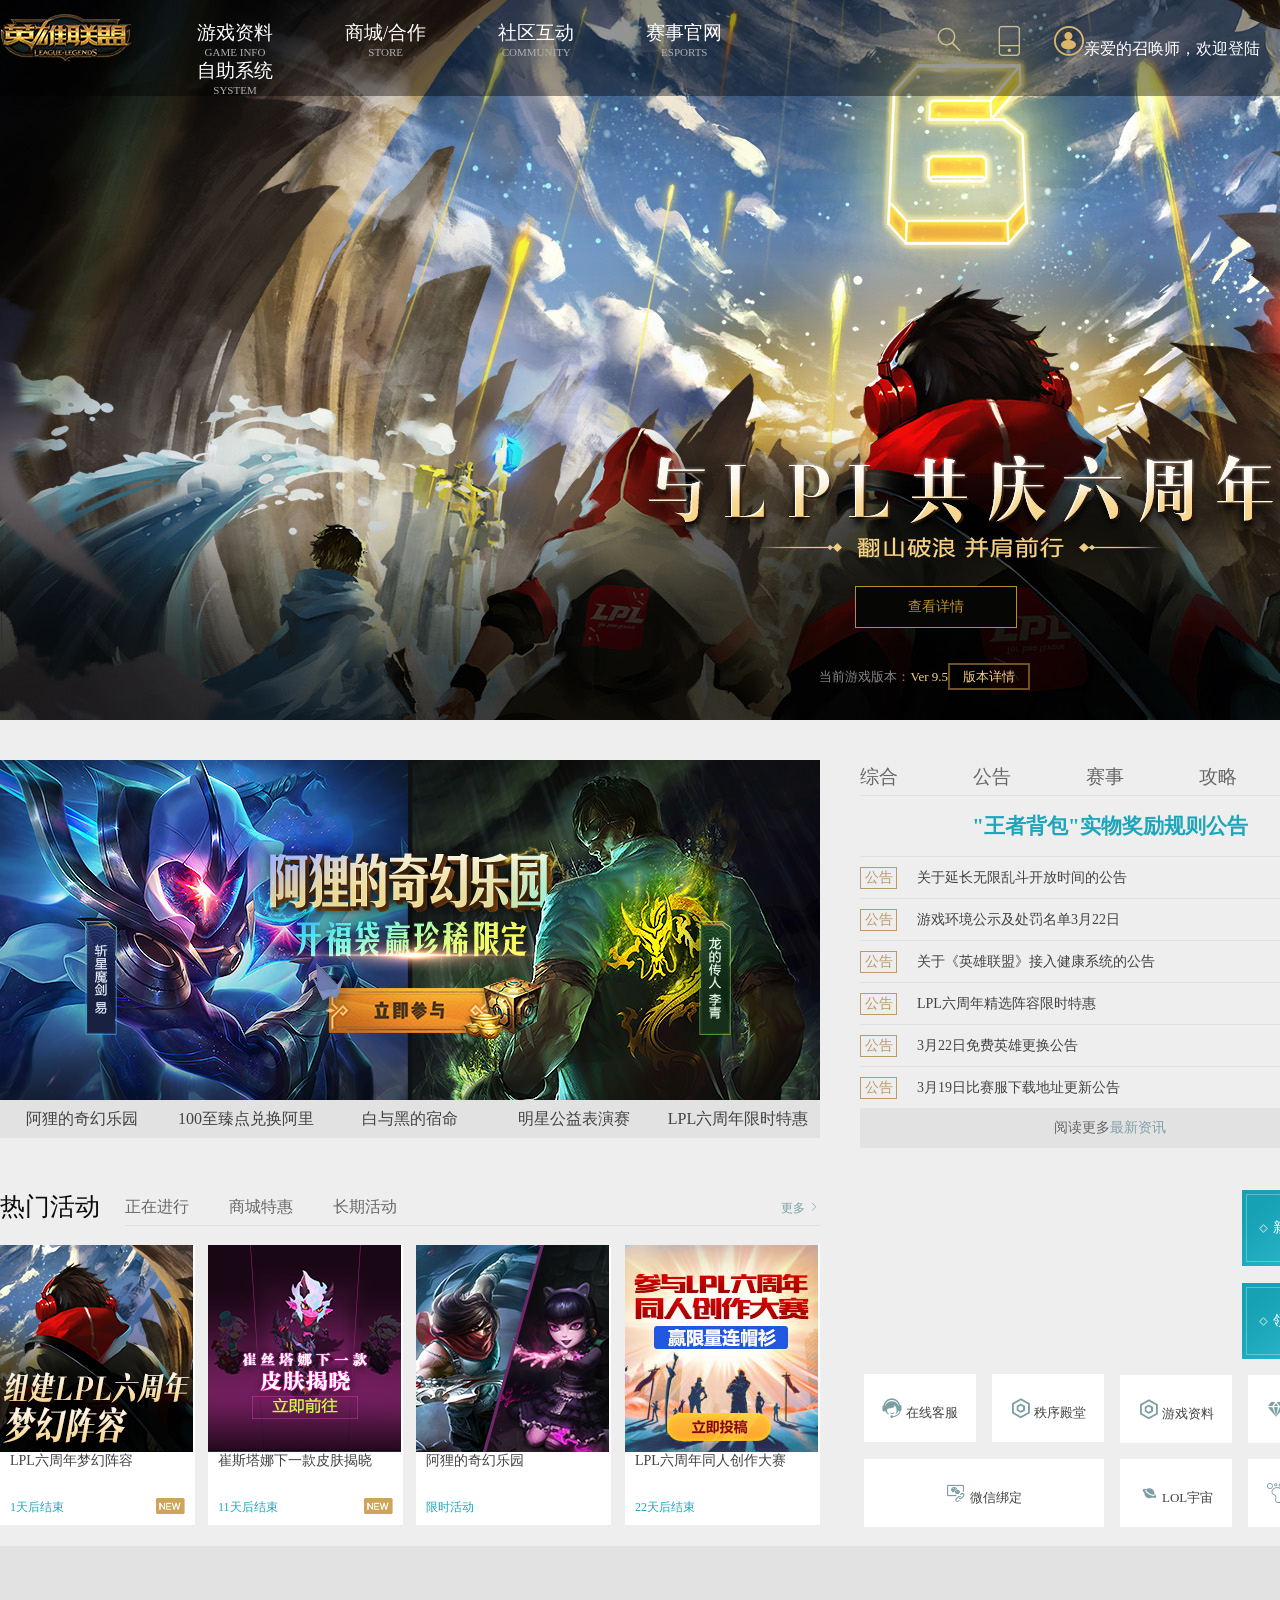
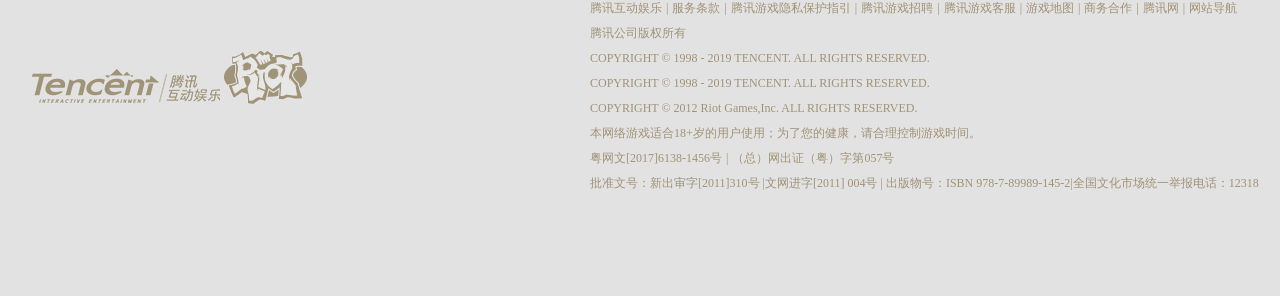
<file: LOL/index.html>
<!DOCTYPE html>
<html lang="en">
<head>
	<meta charset="UTF-8">
	<title>英雄联盟全新官方网站-腾讯游戏</title>
	<meta name="Decription" content="英雄联盟官方网站，海量风格各异的英雄，丰富、便捷的物品合成系统，游戏内置的匹配、排行和竞技系统，独创的“召唤师”系统及技能、符文、天赋等系统组合，必将带你进入一个崭新而又丰富多彩的游戏世界。">
	<meta name="Keywords" content="英雄联盟,lol,lol新手礼包,lol攻略,lol视频,lol视频攻略,英雄资料,英雄联盟战争学院,明星解说视频,101战争学院,英雄,攻略,WCG,点亮图标,赛事">
	<link rel="shortcut icon" href="favicon.ico" type="images/x-icon">
	<link rel="stylesheet" href="style.css">
</head>
<body>
	<div class="header">
       <div class="nav">
          <a href="" class="nav-l"><img src="images/logo.png" alt=""></a>
          <div class="nav-c clearfix">
             <ul>
             	<li>
                   <a href="">游戏资料<p>GAME INFO</p></a>                 
             	</li>
             	<li>
                   <a href="">商城/合作<p>STORE</p></a>
             	</li>
             	<li>
                   <a href="">社区互动<p>COMMUNITY</p></a>
             	</li>
             	<li>
                   <a href="">赛事官网<p>ESPORTS</p></a>
             	</li>
             	<li>
                   <a href="">自助系统<p>SYSTEM</p></a>
             	</li>
             </ul>
          </div>
          <div class="nav-r">
             <div class="search"><a href=""><i></i></a></div>
             <div class="tel"><a href=""><i></i></a></div>
             <div class="user"><a href=""><i></i></a><span>亲爱的召唤师，欢迎登陆</span></div>
          </div> 
       </div>
       <div class="more"><a href="" class="check">查看详情</a></div>
       <div class="detail">当前游戏版本：<span>Ver 9.5</span><a href="">版本详情</a></div>
	</div>


	<!-- 头部制作完成 -->


	<!-- 轮播图部分开始 -->


	<div class="slidebar container clearfix">
       <div class="slidebar-l">
          <div class="slidetop"><img src="images/slidebar.jpg" alt=""></div>
          <div class="slidedown">
             <ul class="clearfix">
             	 <li>阿狸的奇幻乐园</li>
             	 <li>100至臻点兑换阿里</li>
             	 <li>白与黑的宿命</li>
             	 <li>明星公益表演赛</li>
             	 <li>LPL六周年限时特惠</li>
             </ul>
          </div>
       </div>
       <div class="slidebar-r">
          <div class="notice">             
            <ul>
              <li>综合</li>
              <li>公告</li>
              <li>赛事</li>
              <li>攻略</li>
              <li>社区</li>
            </ul>             
          </div>
          <div class="bagge">
             <dl>
               <dt>"王者背包"实物奖励规则公告</dt>
               <dd><span>公告</span>关于延长无限乱斗开放时间的公告<i>03-05</i></dd>
               <dd><span>公告</span>游戏环境公示及处罚名单3月22日<i>03-05</i></dd>
               <dd><span>公告</span>关于《英雄联盟》接入健康系统的公告<i>03-05</i></dd>
               <dd><span>公告</span>LPL六周年精选阵容限时特惠<i>03-05</i></dd>
               <dd><span>公告</span>3月22日免费英雄更换公告<i>03-05</i></dd>
               <dd><span>公告</span>3月19日比赛服下载地址更新公告<i>03-05</i></dd>
             </dl>
          </div>
          <div class="more">
             <a href="">阅读更多<span>最新资讯</span></a>
          </div>
	    </div>
  </div>

  <!-- 轮播结束 -->



	<div class="action container clearfix">
     <div class="action-l">
        <div class="hot">
           <span>热门活动</span>
           <ul>
             <li>正在进行</li>
             <li>商城特惠</li>
             <li>长期活动</li>
             <a href="">更多 <i></i></a >
           </ul>
        </div>
        <div class="team">
           <a href="" class="dream">
              <img src="images/dream1.jpg" alt="">
              <p>LPL六周年梦幻阵容</p>
              <section><span>1天后结束</span><i></i></section>               
           </a>
           <a href="" class="dream">
              <img src="images/dream2.jpg" alt=""> 
              <p>崔斯塔娜下一款皮肤揭晓</p>
              <section><span>11天后结束</span><i></i></section>
           </a>
           <a href="" class="dream">
              <img src="images/dream3.jpg" alt="">
              <p>阿狸的奇幻乐园</p>
              <section><span>限时活动</span></section>
           </a>
           <a href="" class="dream">
              <img src="images/dream4.jpg" alt="">
              <p>LPL六周年同人创作大赛</p>
              <section><span>22天后结束</span></section>
           </a>
        </div>
     </div>
     <div class="action-r">
       <div class="download">
          <div class="download-l">
             <video src="images/btn-download.mp4" autoplay loop></video>
          </div>
          <div class="download-r">新手必备</div>
          <div class="download-r lingqu">领取中心</div>
       </div>
       <ul>
         <li><i></i> 在线客服</li>
         <li><i></i> 秩序殿堂</li>
         <li><i></i> 游戏资料</li>
         <li class="special"><i></i> 峡谷之巅</li>
         <li class="chang"><i></i> 微信绑定</li>
         <li><i></i> LOL宇宙</li>
         <li class="special"><i></i> 玩家社区</li>
       </ul>
     </div>
  </div>
	<div class="footer">
     <div class="footer-c container">
        <div class="footer-l">
           <div class="tencent">
              <a href="" class="contact" title="腾讯娱乐"></a>
              <a href="" class="riot" title="RIOT"></a>
           </div>
        </div>
        <div class="footer-r">
           <ul>
             <li>
                <a href="" class="footerfont">腾讯互动娱乐</a>
                <span class="footerfont">|</span>
                <a href="" class="footerfont">服务条款</a>
                <span class="footerfont">|</span>
                <a href="" class="footerfont">腾讯游戏隐私保护指引</a>
                <span class="footerfont">|</span>
                <a href="" class="footerfont">腾讯游戏招聘</a>
                <span class="footerfont">|</span>
                <a href="" class="footerfont">腾讯游戏客服</a>
                <span class="footerfont">|</span>
                <a href="" class="footerfont">游戏地图</a>
                <span class="footerfont">|</span>
                <a href="" class="footerfont">商务合作</a>
                <span class="footerfont">|</span>
                <a href="" class="footerfont">腾讯网</a>
                <span class="footerfont">|</span>
                <a href="" class="footerfont">网站导航</a>
             </li>
             <li><a href="" class="footerfont">腾讯公司版权所有</a></li>
             <li  class="footerfont">
                <p>COPYRIGHT © 1998 - 2019 TENCENT. ALL RIGHTS RESERVED.</p>COPYRIGHT © 1998 - 2019 TENCENT. ALL RIGHTS RESERVED.
                <p >COPYRIGHT © 2012 Riot Games,Inc. ALL RIGHTS RESERVED.</p>
             </li>
             <li class="footerfont">本网络游戏适合18+岁的用户使用；为了您的健康，请合理控制游戏时间。</li>
             <li>
                <a href=""  class="footerfont">粤网文[2017]6138-1456号</a>
                <span  class="footerfont">|</span>
                <a href=""  class="footerfont">（总）网出证（粤）字第057号</a>
             </li>
             <li class="footerfont">批准文号：新出审字[2011]310号 |文网进字[2011] 004号 | 出版物号：ISBN 978-7-89989-145-2|全国文化市场统一举报电话：12318</li>
           </ul>
        </div>
     </div>
  </div>
</body>
</html>
</file>
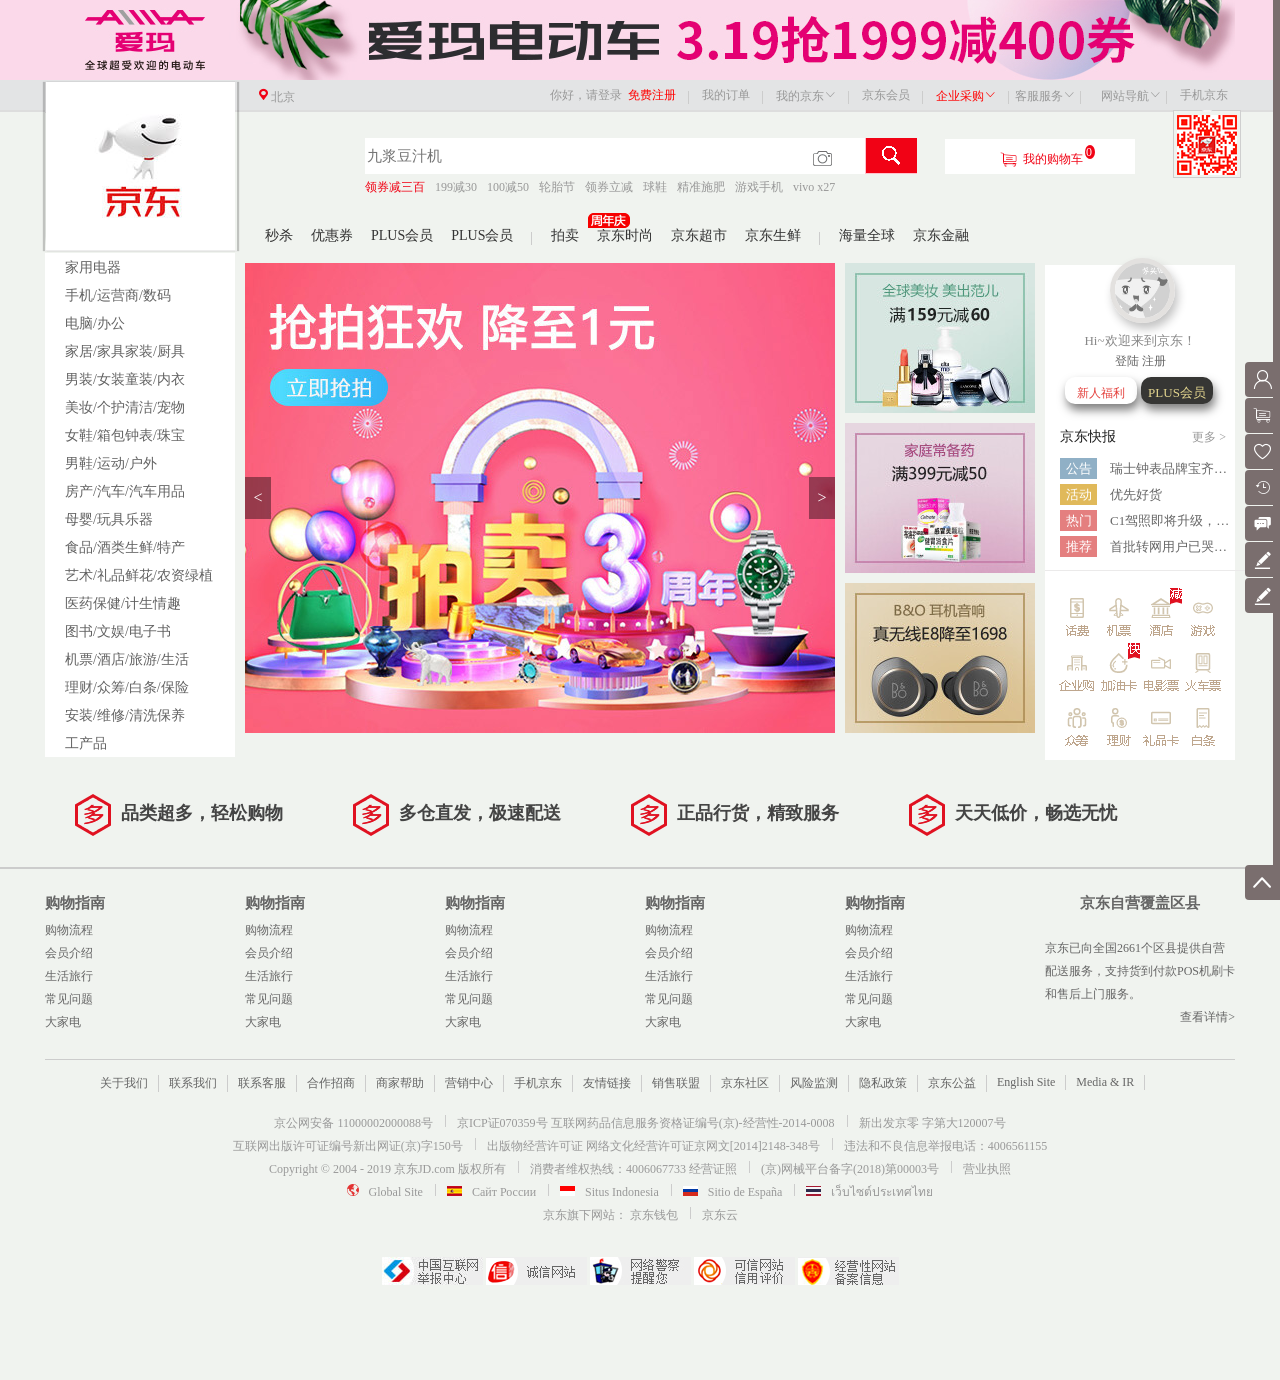
<file: 京东/index.html>
<!DOCTYPE html>
<html lang="en" id="d1">
<head>
	<meta charset="UTF-8">
	<title>京东(JD.COM)-正品低价、品质保障、配送及时、轻松购物！</title>
	<meta name="description" content="京东JD.COM-专业的综合网上购物商城，为您提供正品低价的购物选择、优质便捷的服务体验。商品来自全球数十万品牌商家，囊括家电、手机、电脑、服装、居家、母婴、美妆、个护、食品、生鲜等丰富品类，满足各种购物需求。">
	<meta name="keywords" content="网上购物,网上商城,家电,手机,电脑,服装,居家,母婴,美妆,个护,食品,生鲜,京东">
    <link rel="shortcut icon" href="favicon.ico" type="images/x-icon">
	<style>
     @font-face {  
     font-family: 'icomoon';
     src: url('fonts/icomoon.eot?7kkyc2');
     src: url('fonts/icomoon.eot?7kkyc2#iefix') format('embedded-opentype'),
     url('fonts/icomoon.ttf?7kkyc2') format('truetype'),
     url('fonts/icomoon.woff?7kkyc2') format('woff'),
     url('fonts/icomoon.svg?7kkyc2#icomoon') format('svg');
     font-weight: normal;
     font-style: normal;
   }  
     *{
     	margin: 0;
     	padding: 0;
     }
     ul{
     	list-style: none;
     }
     a{
     	text-decoration: none;
     }
      .clearfix:after{
        display: block;
        content: ".";
        height: 0;
        clear: both;
        visibility: hidden;
     }
     .clearfix{
     	*zoom:1;
     }
     img{
         vertical-align:top;
         border:0;
     }	
     .container{
     	width: 1190px;
     	margin: 0 auto;
     }
     i{
     	font-style: normal;
     	font-family: "icomoon";
     }
     body{
     	background-color: #f0f3ef;
     }
     span{
        display: block;
     }
   /*清除网页默认*/

/*顶部广告*/
.advertise{
  height: 80px;
  background:#fbd9ea url(images/advertise.jpg) center no-repeat;
}

/*侧边栏开始*/
.upright{
  width: 7px;
  height: 100%;
  position: fixed;
  right: 0;
  top: 0;
  background-color: #7a6e6e;
}
   
.sidebarmain{
  position: fixed;
  right: 0;
  bottom: 285px;
  width: 35px;
  height: 253px;
}
.sidebarmain  li,.sidebarmain div i{
  position: relative;
  color: white;
  font-size: 19px;
  width: 35px;
  height: 35px;
  cursor: pointer;
  text-align: center;
  line-height: 35px;
  margin-bottom: 1px;
  border-radius: 4px 0 0 4px;
  background-color:#7a6e6e; 
}
.sidebarmain div {
  position: relative;
  display: block;
  position: fixed;
  right: 0;
  bottom: 0;
}
.sidebarmain div a{
    font-size: 13px;
    line-height: 35px;
    text-align: center;
    color: white;
}
.sidebarmain div i{
  display: block;
  margin: 0;
}
.sidebarmain span{
  width: 60px;
  height: 35px;
  top: 0px;
  left: 126px;
  font-size: 13px;
  position: absolute;
  transition:all 0.5s;
  background-color:#c81623; 
}
.sidebarmain li:hover{
  background-color:#c81623; 
}
.sidebarmain div:hover{
  background-color:#c81623; 
}
.sidebarmain ul li:hover span{
  transform: translateX(-186px);
}
.sidebarmain div:hover span{
  transform: translateX(-186px);
}
   /*顶部栏开始*/

     .header{
     	height: 30px;
     	line-height: 30px;
        background: #e3e4e5;
     	font-size:12px;
     	border-bottom:2px solid #dddddd;

     }
     .left in,.right a,.right li{
     	color: #999999;
     }
     .center{
     	height: 30px;
     }
     .left{
     	position: relative;
     	float: left;
     	width: 250px;
     }
     .left span{
        display: inline;
     }
     .in{
      right: 0;
      top: 0;
      color: #999999;
      position: absolute;
     }
     .left i{
     	font-size:15px; 
     	color:#f10215;
     }
     .right ul{
        float: right;
     }
     .right li{

     	float: left;
     }
      .beto a,.right ul .beto{
     	color: #ff0000;
     }
     .whiteplace{
        overflow: hidden;
        display: block;
     	width: 1px;
     	height: 13px;
     	margin: 11px 5px 0;
     	border-left: 1px solid #cccccc;
     }
     .center .right .no{
     	padding: 0 7px;
     }
     .discolor a:hover{
     	color: #ff0000;
     }
     .expansion{
     	position: relative;
     }
     .expansion span{
     	position: absolute;
     	width: 68px;
     	height: 68px;
     	bottom: -68px;
     	left: 0;
     	background: url(images/erweima.png) no-repeat;
     }
     /*顶部栏结束*/

     /*搜索栏开始*/



     .search{
     	height: 140px;
     }
     .searchitem{
     	position: relative;
     	height: 140px;
     }
     .logo{
     	float: left;
     	width: 192px;
     	height: 168px;
      position: absolute;
      top: -30px;
      border-bottom: 1px solid #ededed;
      box-shadow: 2px 0 1px rgba(0,0,0,0.2),-2px 0 1px rgba(0,0,0,0.2);
      background: url(images/floaticon.png) no-repeat;
     }
     .searchtop{
     	position: relative;
     	height: 62px;
     	/*background-color: red;*/
     }
     .searchbar{
     	position: absolute;
     	left: 320px;
     	bottom: 0;
     	width: 552px;
     	height: 36px;
     	background-color: pink;
     }
     input[type=text]{
     	width: 500px;
      height: 36px;
      font-size: 15px;
      text-indent: 2px;
      line-height: 36px;
      border: 0;
      outline: none;
     }
     .camera{
     	position: absolute;
     	right: 80px;
     	top: 12px;
     	width: 25px;
     	height: 18px;
     	cursor: pointer;
     	background: url(images/camera.png) no-repeat;
     }
     input[type=submit]{
     	position: absolute;
     	right: 0;
     	top: 0;
     	width: 51px;
     	height: 35px;
     	border: 0;
     	cursor: pointer;
     	background:#f10215 url(images/search.png) center no-repeat;
     }
     .shopcar{
     	cursor: pointer;
     	font-size: 12px;
     	color: #f10214;
     	position: absolute;
     	right:100px;
     	bottom: 0;
     	width: 190px;
     	height: 35px;
     	background-color:#fff;
     }
     .shopcar i{
     	font-size: 18px;

     }
     .shopcar i{
     	position: absolute;
     	top: 12px;
     	left: 55px;
     }
     .shopcar span{
     	position: absolute;
     	top: 12px;
     	left: 78px;
     }
     .shopcar section{
     	min-width: 8px;
     	border-radius: 50%;
     	position: absolute;
     	right: 40px;
     	line-height: 12px;
     	left: auto;
     	padding: 1px;
     	top: 6px;
     	color: #fff;
     	background-color: #f10214;
     }

     .searchitem nav{
     	position: absolute;
     	left: 320px;
     	top: 65px;
     	width: 500px;
     	height: 21px;
     	line-height: 21px;
     }
     .search nav li{
        float: left;
     	font-size: 12px;
     	padding-right: 10px;
     	color: #999999;

     }
      nav li a{
        color: #999;
     }
      nav .beto{
     	color: #f10215;
     }

     .searchdown{
        position: absolute;
        top: 85px;
        left: 202px;
        width: 790px;
        height: 60px;
        padding-top: 30px;
        /*background-color: pink;*/
        box-sizing: border-box;
     }
     .searchdown li a:hover{
      color:#c81623;
     }
     #downwhite li a:hover{
      color: #c81623;
     }
     .down a{
        color: #333;
        font-size: 14px;
        padding-left: 18px;
        float: left;
     }
     #downwhite{
        float: left;
        padding-left: 1px;
        height: 13px;
        border-left: 1px solid #ccc;
        margin: 5px 0 5px 18px;
     }
     #two a{
        position: relative;
     }
     #two span{
        position: absolute;
        top: 15px;
        left:340px;
     }
}

  /*轮播图*/
  /*引用动画*/
  @keyframes slideshow{
    0%{
        transform: translate3d(0,0,0);
    }
    14%{
        transform: translate3d(-590px,0,0);
    }
    28%{
        transform: translate3d(-1180px,0,0);
    }
    42%{
        transform: translate3d(-1770px,0,0);
    }
    56%{
        transform: translate3d(-2360px,0,0);
    }
    70%{
        transform: translate3d(-2950px,0,0);
    }
    84%{
        transform: translate3d(-3540px,0,0);
    }
    98%{
        transform: translate3d(-4130px,0,0);
    }
    100%{
        transform: translate3d(0,0,0);
    }
  }
   .main{
    height: 500px;
   }
   .choose{
    line-height: 27px;
    height: 500px;
    padding: 1px;
   }
   .nav-l{
    float: left;
    width: 190px;
    background-color: #fff;
   }
   .nav-l ul{
    padding-left: 20px;
   }
   .nav-l ul li a,
   .nav-l ul li i{
    font-size: 14px;
    color: #626262;

   }
   .nav-l ul li a:hover{
    color: #e33333;
   }
   .slideshow{
    float: left;
    position: relative;
    overflow: hidden;
    width: 590px;
    height: 470px;
    margin: 10px 0 0 10px;
   }

    .button-l,.button-r{
    width: 26px;
    height: 42px;
    color: #fff;
    cursor: pointer;
    position: absolute;
    text-align: center;
    line-height: 42px;
    background: rgba(0,0,0,0.4);
   }
   .button-l{
    left: 0;
    top: 50%;
    margin-top:-21px;
   }
   .button-r{
    right:0;
    top: 50%;
    margin-top:-21px;
   }
   .scrollbar ul li{
    float: left;
    width: 11px;
    height: 11px;
    margin-right: 10px;
    border-radius: 50%;
    border: 1px solid #fff;
   }
   .slideshow ul {
    width: 700%;
    animation: slideshow  10s 2s infinite; 
   }
   .slideshow ul li{
    float: left;
    cursor: pointer;
   }
   .slideshow ul li:hover{
    animation-play-state: paused;
   }
   .module{
    margin: 10px 10px 0 10px;
    float: left;
    height: 470px;
   }
   .module a{
    display: block;
   }
   .module a .modulecenter{
    margin: 10px 0;
   }
   .aside{
    float: right;
    width: 190px;
    height: 480px;
    margin-top: 12px;
    line-height: 21px;
    color: #888888;
    font-size: 13px;
    background-color: #fff;
   } 
   .aside-t{
    position: relative;
    width: 190px;
    height: 150px;
   }
   .aside a{
    display: block;
   }
   .aside img{
    position: absolute;
    left: 65px;
    top: -7px;
    border-radius: 50%;
    border: 5px solid #e3e1df;
    box-shadow: 3px 6px 10px #c3c3c3;
   }
   .design{
    padding-top: 65px;
    text-align: center;
   }
   .design a{
    font-size: 12px;
    color: #666666;
   }
   .design a:hover{
    color: #c81623;
   }
   .new{
    padding: 5px 20px 0 20px;
   }
   .aside-t .new p, .new span{
    text-align: center;
    float: left;
    width: 72px;
    height: 21px;
    border-radius: 10px;
    padding-top: 6px;
    line-height: 20px;
    box-shadow: 2px 6px 10px rgba(0,0,0,0.5);
   }
   .new a p{
    margin-right: 4px;
    color:#e43f3b;
    background:#fff;
   }
   .new a span{
    color: #e5d790;
    background: #363634;
   }
   .new a p:hover{
    color: #fff;
    background: #e01222;
   }
   .new a span:hover{
    background: #e01222;
   }
   .aside-c{
    width: 175px;
    height: 135px;
    padding:10px 15px;
    border-bottom: 1px solid #ebeaea;
   }
   .news{
    padding-bottom: 10px;
   }
   .news p{
    font-size: 14px;
    color: #1e1e1e;
    padding-right: 73px;
    display: inline-block;
   }
   .news a{
    color: #999999;
    font-size: 12px;
    display: inline-block;
   }
   .news a:hover{
    color: #666666;
   }
   .news-c{
    margin-bottom: 5px;
   }
   .news-c a span{
    width: 37px;
    color: #fff;
    margin-right: 13px;
    text-align: center;
    background: #90b0c6;
    display: inline-block;
   }
   .news-c a{
    color: #666666;
    white-space: nowrap;
    overflow: hidden;
    text-overflow: ellipsis;
   }
   .before a span{
    background-color: #e0b95a;
   }
   .after a span{
    background-color: #e47f7f;
   }
   .news-c a:hover{
    color: #c81623;
   }
   .aside-d{
    width: 190px;
    height: 190px;
    background: url(images/aside.png) top center no-repeat;
   }   
    /*<!-- 中间轮播图片区域结束 -->*/

    /*<!-- 商品开始 -->*/
   .footer{
    height: 540px;
   }
   .footertop{
    border-bottom: 2px solid #ccc;
   }
   .footers{
    height: 45px; 
    padding: 40px 0 30px 0;

   }
   .footers section{
      float: left;
      font-size: 18px;
      color: #444444;
      font-weight: bold;
      line-height: 42px;
      text-align: center;
      margin: 0 40px 0 30px;

   }
   .footer section span{
      float: left;
      width: 36px;
      height: 45px;
      margin-right: 10px;
      background: url(images/sprite1.png)  no-repeat;
    }
   .sprite2{
      background: url(images/sprite2.png);
   }
   .sprite3{
      background: url(images/sprite03.png);
   }
   .sprite4{
      background: url(images/sprite4.png);
   }
   .footercenter{
    padding: 25px 0;
    border-bottom: 1px solid #ccc;
   }
   .footer dl{
     float: left;
     margin-right: 140px;
   }
   .footer dd:hover{
     color: #c81623;
   }
   .footercenter a:hover{
     color: #c81623;
   }   
   .footer nav dt,h3{
     text-align: center;
     font-weight: bold;
     font-size: 15px;
     margin-bottom: 6px;
     color: #666666;

   }
   .footer nav dd,p,.footercenter a{
     font-size: 12px;
     color: #666666;
     line-height:23px;
   }
   .footercenter a{
    line-height: 23px;
    float: right;

   }
   .footerdown{
    padding-left: 45px;
    text-align: center;
   }
   .footerdown{
    box-sizing: border-box;
    padding-top: 15px;
   }
   .footerdown ul li a{
    float: left;
    color:#666666;
    font-size: 12px; 
    padding: 0 10px;
    border-right: 1px solid #cccccc;
   }
   .footerdown ul li a:hover{
    color:#c81623;
   }
   .copyright span{
    display: inline-block;
   }
   .copyright{
    height: 125px;
    padding:20px 0;
    line-height: 22px;
   }
   .copyright p{
    /*overflow: hidden;*/
    color: #999999;
    font-size: 12px;
    text-align: center;
   }
   .copyright p a{
    color: #999999;

   }
   .separator{
    height: 12px; 
    margin: 0 8px;
    padding-right: 1px;
    display: inline-block;
    border-right: 1px solid #cccccc;
   }
   .copyright .country1,.country2
   ,.country3,.country4,.country5{
    width: 15px;
    height: 10px;
    margin-right: 10px;
   }
   .copyright .country1{
    width: 12px;
    height: 12px;
    background: url(images/sprite.png) -109px -155px no-repeat;
   }
   .copyright .country2{
    background: url(images/sprite.png) -128px -155px no-repeat;
   }
   .copyright .country3{
    background: url(images/sprite.png) -148px -155px no-repeat;
   }
   .copyright .country4{
    background: url(images/sprite.png) -168px -155px no-repeat;
   }
   .copyright .country5{
    background: url(images/sprite.png) -108px -172px no-repeat;
   }
   .copyright a:hover{
    color: #c81623;
   }
   .last{
    height: 75px;
    text-align: center;
    font-size: 12px;
    color: #666666;
    padding-bottom: 48px;
   }
   .last span{
    width: 101px;
    height: 28px;
    display: inline-block;
    background: url(images/sprite.png) -207px -2px no-repeat;
   }
   .last .logo2{
   background: url(images/sprite.png) -207px -38px no-repeat;
   }
   .last .logo3{
   background: url(images/sprite.png) -207px -76px no-repeat;
   }
   .last .logo4{
   background: url(images/sprite.png) -207px -113px no-repeat;
   }
   .last .logo5{
   background: url(images/sprite.png) -207px -149px no-repeat;
   }
</style>
</head>
<body>
<!-- 侧边栏开始 -->
  <div class="sidebar">
     <div class="upright"></div>
     <div class="sidebarmain">
        <ul>
          <li><i><span>京东会员</span></i></li>
          <li><i><span>购物车</span></i></li>
          <li><i><span>我的关注</span></i></li>
          <li><i><span>我的足迹</span></i></li>
          <li><i><span>我的消息</span></i></li>
          <li><i><span>咨询JIMI</span></i></li>
          <li><i><span>反馈</span></i></li>
        </ul>
        <div><a href="#d1"><i></i><span>顶部</span></a></div>
     </div>
  </div>
  <div class="advertise">
  </div>
	<div class="header">
       <div class="center container">
          <div class="left">
             <div class="in">
                <i></i><span>北京</span>
             </div>
          </div>
          <div class="right">
             <ul>
          	   <li class="discolor no" id="d1"><a  href="">你好，请登录</a> &nbsp;<a class="beto" href="">免费注册</a></li>
          	   <li class="whiteplace"></li>
          	   <li class="discolor no" id="d1"><a href="">我的订单</a></li>
          	   <li class="whiteplace"></li>
          	   <li class="discolor no" id="d1"><a href="">我的京东<i></i></a></li>
          	   <li class="whiteplace"></li>
          	   <li class="discolor no" id="d1"><a href="">京东会员</a></li>
          	   <li class="whiteplace"></li>
          	   <li class="beto no"><a href="">企业采购<i></i></a></li>
          	   <li class="whiteplace"></li>
          	   <li>客服服务<i></i></li>
          	   <li class="whiteplace no"></li>
          	   <li>网站导航<i></i></li>
          	   <li class="whiteplace"></li>
          	   <li class="expansion no">手机京东<span></span></li>
             </ul>
          </div>
       </div>
	</div>
	<!-- 顶部栏结束 -->

	<!-- 搜索栏开始 -->
	<div class="search">
	   <div class="searchitem container">
         <div class="logo"></div>
         <div class="searchtop">
            <div class="searchbar">
               <input type="text" placeholder="九浆豆汁机">
               <div class="camera">
               </div>
               <form action="">
               <input type="submit" value="">
               </form>
            </div>
            <div class="shopcar">
               <i></i><span>我的购物车</span>
               <section>0</section>
            </div>
         </div>
         <nav>
            <ul>
               <li class="beto"><a class="beto"  href="">领券减三百</a></li>
               <li class="discolor"><a href="">199减30</a></li>
               <li class="discolor"><a href="">100减50</a></li>
               <li class="discolor"><a href="">轮胎节</a></li>
               <li class="discolor"><a href="">领券立减</a></li>
               <li class="discolor"><a href="">球鞋</a></li>
               <li class="discolor"><a href="">精准施肥</a></li>
               <li class="discolor"><a href="">游戏手机</a></li>
               <li class="discolor"><a href="">vivo x27</a></li>
            </ul>
         </nav>
         <div class="searchdown">
          <ul>
              <li class="down"><a href="">秒杀</a></li>
              <li class="down"><a href="">优惠券</a></li>
              <li class="down"><a href="">PLUS会员</a></li>
              <li class="down"><a href="">PLUS会员</a></li>
          </ul>
          <div  id="downwhite"></div>
          <ul>
              <li class="down" id="two"><a href="">拍卖</a><span><img src="images/homepage.png" alt=""></span></li>
              <li class="down"><a href="">京东时尚</a></li>
              <li class="down"><a href="">京东超市</a></li>
              <li class="down"><a href="">京东生鲜</a></li>
          </ul>
          <div  id="downwhite"></div>
          <ul>
              <li class="down"><a href="">海量全球</a></li>
              <li class="down"><a href="">京东金融</a></li>
          </ul>
         </div>
	   </div>
	</div>
	<div class="main">
       <div class="choose container">
            <section class="nav-l">
              <ul>
                  <li><a href="">家用电器</a></li>
                  <li><a href="">手机</a><i>/</i><a href="">运营商</a><i>/</i><a href="">数码</a></li>
                  <li><a href="">电脑</a><i>/</i><a href="">办公</a></li>
                  <li><a href="">家居</a><i>/</i><a href="">家具</a><a href="">家装</a><i>/</i><a href="">厨具</a></li>
                  <li><a href="">男装</a><i>/</i><a href="">女装</a><a href="">童装</a><i>/</i><a href="">内衣</a></li>
                  <li><a href="">美妆</a><i>/</i><a href="">个护清洁</a><i>/</i><a href="">宠物</a></li>
                  <li><a href="">女鞋</a><i>/</i><a href="">箱包</a><a href="">钟表</a><i>/</i><a href="">珠宝</a></li>
                  <li><a href="">男鞋</a><i>/</i><a href="">运动</a><i>/</i><a href="">户外</a></li>
                  <li><a href="">房产</a><i>/</i><a href="">汽车</a><i>/</i><a href="">汽车用品</a></li>
                  <li><a href="">母婴</a><i>/</i><a href="">玩具乐器</a></li>
                  <li><a href="">食品</a><i>/</i><a href="">酒类</a><a href="">生鲜</a><i>/</i><a href="">特产</a></li>
                  <li><a href="">艺术</a><i>/</i><a href="">礼品鲜花</a><i>/</i><a href="">农资绿植</a></li>
                  <li><a href="">医药保健</a><i>/</i><a href="">计生情趣</a></li>
                  <li><a href="">图书</a><i>/</i><a href="">文娱</a><i>/</i><a href="">电子书</a></li>
                  <li><a href="">机票</a><i>/</i><a href="">酒店</a><i>/</i><a href="">旅游</a><i>/</i><a href="">生活</a></li>
                  <li><a href="">理财</a><i>/</i><a href="">众筹</a><i>/</i><a href="">白条</a><i>/</i><a href="">保险</a></li>
                  <li><a href="">安装</a><i>/</i><a href="">维修</a><i>/</i><a href="">清洗保养</a></li>
                  <li><a href="">工产品</a></li>
              </ul>
            </section>
            <div class="slideshow">
               <ul>
                   <li><img src="images/slideshow01.jpg" alt=""></li>
                   <li><img src="images/slideshow02.jpg" alt=""></li>
                   <li><img src="images/slideshow03.jpg" alt=""></li>
                   <li><img src="images/slideshow04.jpg" alt=""></li>
                   <li><img src="images/slideshow05.jpg" alt=""></li>
                   <li><img src="images/slideshow06.jpg" alt=""></li>
                   <li><img src="images/slideshow07.jpg" alt=""></li>
                   <li><img src="images/slideshow01.jpg" alt=""></li>
               </ul>
               <div class="button-l"><</div>
               <div class="button-r">></div>
            </div>
            <div class="module">
               <a href=""><span class="moduletop"><img src="images/moduletop.jpg"></span></a>
               <a href=""><span class="modulecenter"><img src="images/modulecenter.jpg"></span></a>
               <a href=""><span class="moduledown"><img src="images/moduledown.jpg"></span></a>
            </div>
            <div class="aside">
                <section class="aside-t">
                   <div class="login">
                      <a href=""><img src="images/login.jpg" width="55px" height="55px"></a>
                   </div>
                   <div class="design">
                      <span>Hi~欢迎来到京东！</span>
                      <a href="">登陆 注册</a>
                   </div>
                   <div class="new">
                       <a href="#">  
                         <p>新人福利</p>
                         <span>PLUS会员</span>
                       </a>
                   </div>
                </section>
                <section class="aside-c">
                   <div class="news">
                      <p>京东快报</p>
                      <a href="">更多 ></a>
                   </div>
                   <div class="news-c">
                      <a href="">
                         <span>公告</span>瑞士钟表品牌宝齐莱独家入驻京东
                      </a>
                   </div>
                   <div class="news-c before">
                      <a href="">
                         <span>活动</span>优先好货</a>
                   </div>
                   <div class="news-c after">
                      <a href="">
                         <span>热门</span>C1驾照即将升级，大批车主或将受益，没考驾照的墙角哭晕
                      </a>
                   </div>
                   <div class="news-c after">
                      <a href="">
                         <span>推荐</span>首批转网用户已哭晕！移动5G流量资费公布，1G仅需1毛
                      </a>
                   </div>
                </section>
                <section class="aside-d"></section>
            </div>
       </div>
  </div>
  <!-- 轮播图结束 -->

	<div class="footer">
     <div class="footertop">
        <div class="footers container">
        <section><span></span>品类超多，轻松购物</section>
        <section><span class="sprite2"></span>多仓直发，极速配送</section>
        <section><span class="sprite3"></span>正品行货，精致服务</section>
        <section><span class="sprite4"></span>天天低价，畅选无忧</section>
        </div>
     </div>
     <div class="footercenter container clearfix">
        <nav>
        <dl>
          <dt>购物指南</dt>
          <dd>购物流程</dd>
          <dd>会员介绍</dd>
          <dd>生活旅行</dd>
          <dd>常见问题</dd>
          <dd>大家电</dd>
        </dl>
        <dl>
          <dt>购物指南</dt>
          <dd>购物流程</dd>
          <dd>会员介绍</dd>
          <dd>生活旅行</dd>
          <dd>常见问题</dd>
          <dd>大家电</dd>
        </dl><dl>
          <dt>购物指南</dt>
          <dd>购物流程</dd>
          <dd>会员介绍</dd>
          <dd>生活旅行</dd>
          <dd>常见问题</dd>
          <dd>大家电</dd>
        </dl><dl>
          <dt>购物指南</dt>
          <dd>购物流程</dd>
          <dd>会员介绍</dd>
          <dd>生活旅行</dd>
          <dd>常见问题</dd>
          <dd>大家电</dd>
        </dl><dl>
          <dt>购物指南</dt>
          <dd>购物流程</dd>
          <dd>会员介绍</dd>
          <dd>生活旅行</dd>
          <dd>常见问题</dd>
          <dd>大家电</dd>
        </dl>
        </nav>
        <h3>京东自营覆盖区县</h3><br>
        <p>京东已向全国2661个区县提供自营配送服务，支持货到付款POS机刷卡和售后上门服务。</p>
        <a href="">查看详情></a>
     </div>
     <div class="footerdown container">
        <ul class="clearfix">
          <li><a href="">关于我们</a></li>
          <li><a href="">联系我们</a></li>
          <li><a href="">联系客服</a></li>
          <li><a href="">合作招商</a></li>
          <li><a href="">商家帮助</a></li>
          <li><a href="">营销中心</a></li>
          <li><a href="">手机京东</a></li>
          <li><a href="">友情链接</a></li>
          <li><a href="">销售联盟</a></li>
          <li><a href="">京东社区</a></li>
          <li><a href="">风险监测</a></li>
          <li><a href="">隐私政策</a></li>
          <li><a href="">京东公益</a></li>
          <li><a href="">English Site</a></li>
          <li><a href="">Media & IR</a></li>
       </ul>
     </div>
     <div class="copyright container">
        <p> 
           <a href="">京公网安备 11000002000088号</a>
           <span class="separator"></span>
           <span>京ICP证070359号</span>
           <a href="">互联网药品信息服务资格证编号(京)-经营性-2014-0008</a>
           <span class="separator"></span>
           <span>新出发京零 字第大120007号</span>
        </p>
        <p> 
           <a href="">互联网出版许可证编号新出网证(京)字150号</a>
           <span class="separator"></span>
           <span>出版物经营许可证</span>
           <a href="">网络文化经营许可证京网文[2014]2148-348号</a>
           <span class="separator"></span>
           <span>违法和不良信息举报电话：4006561155</span>
        </p>
        <p> 
           <span>Copyright © 2004 - 2019  京东JD.com 版权所有</span>
           <span class="separator"></span>
           <span>消费者维权热线：4006067733</span>
           <a href="">经营证照</a>
           <span class="separator"></span>
           <span>(京)网械平台备字(2018)第00003号</span>
           <span class="separator"></span>
           <a href="">营业执照</a>
        </p>
        <p> 
           <a href=""><span class="country1"></span>Global Site</a>
           <span class="separator"></span>
           <a href=""><span class="country2"></span>Сайт России</a>
           <span class="separator"></span>
           <a href=""><span class="country3"></span>Situs Indonesia</a>
           <span class="separator"></span>
           <a href=""><span class="country4"></span>Sitio de España</a>
           <span class="separator"></span>
           <a href=""><span class="country5"></span>เว็บไซต์ประเทศไทย</a>
        </p>
        <p> 
           <span>京东旗下网站：</span>
           <a href="">京东钱包</a>
           <span class="separator"></span>
           <a href="">京东云</a>
        </p>
     </div>
     <div class="last container">
        <p>
           <a href=""><span class="logo1"></span></a>
           <a href=""><span class="logo2"></span></a>
           <a href=""><span class="logo3"></span></a>
           <a href=""><span class="logo4"></span></a>
           <a href=""><span class="logo5"></span></a>
        </p>
     </div>
  </div>
</body>
</html>
</file>
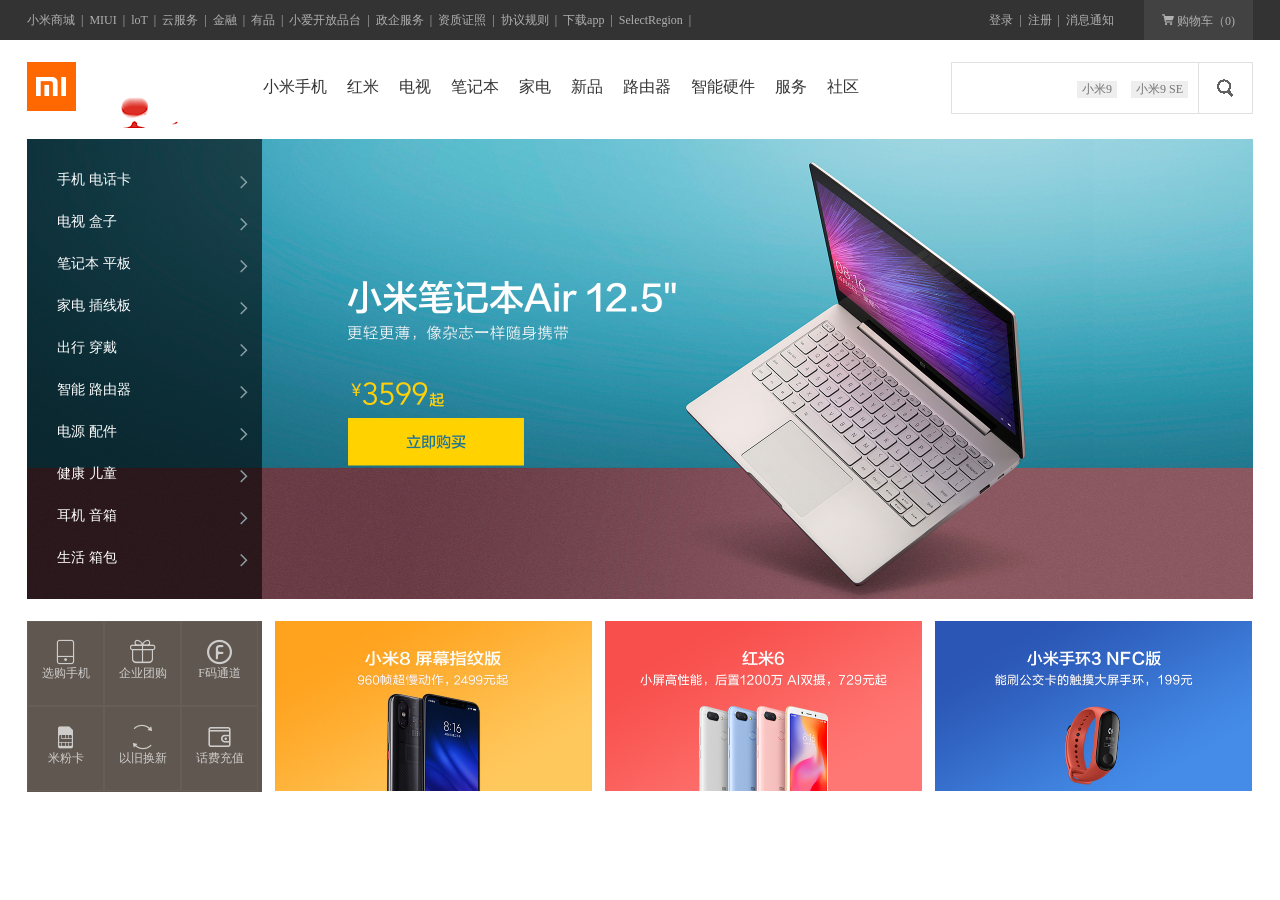
<file: 小米之家/index.html>
<!DOCTYPE html>
<html lang="en">
<head>
	<meta charset="UTF-8">
	<title>小米商城 - 小米9、小米MIX 3、红米Note 7，小米电视官方网站</title>
	<meta name="description" content="小米商城直营小米公司旗下所有产品，囊括小米手机系列小米9、小米MIX 3、小米Note 3，红米手机系列红米Note 7、红米6 Pro，智能硬件，配件及小米生活周边，同时提供小米客户服务及售后支持。">
	<meta name="keyword" content="小米,小米9,小米Note3,红米Note7,小米MIX3,小米商城">
	<meta name="viewport" content="width=1226">
	<link rel="shortcut icon" href="//s01.mifile.cn/favicon.ico" type="image/x-icon" />
	<link rel="stylesheet" href="css/base.css">
	<link rel="stylesheet" href="css/normal.css">
	<style>
    
 @font-face {  
     font-family: 'icomoon';
     src: url('fonts/icomoon.eot?7kkyc2');
     src: url('fonts/icomoon.eot?7kkyc2#iefix') format('embedded-opentype'),
     url('fonts/icomoon.ttf?7kkyc2') format('truetype'),
     url('fonts/icomoon.woff?7kkyc2') format('woff'),
     url('fonts/icomoon.svg?7kkyc2#icomoon') format('svg');
     font-weight: normal;
     font-style: normal;
   }  
	</style>
</head>
<body>

	<!-- top顶栏开始 -->


	<div class="site">
       <div class="topper">
         <div class="container">
          <ul class="top-l">
          	<li class="top-l"><a href="" class="topsize topcolor">小米商城</a></li>
          	<li class="topsize">|</li>
          	<li class="top-l"><a href="" class="topsize topcolor">MIUI</a></li>
          	<li class="topsize">|</li>
          	<li class="top-l"><a href="" class="topsize topcolor">loT</a></li>
          	<li class="topsize">|</li>
          	<li class="top-l"><a href="" class="topsize topcolor">云服务</a></li>
          	<li class="topsize">|</li>
          	<li class="top-l"><a href="" class="topsize topcolor">金融</a></li>
          	<li class="topsize">|</li>
          	<li class="top-l"><a href="" class="topsize topcolor">有品</a></li>
          	<li class="topsize">|</li>
          	<li class="top-l"><a href="" class="topsize topcolor">小爱开放品台</a></li>
          	<li class="topsize">|</li>
          	<li class="top-l"><a href="" class="topsize topcolor">政企服务</a></li>
          	<li class="topsize">|</li>
          	<li class="top-l"><a href="" class="topsize topcolor">资质证照</a></li>
          	<li class="topsize">|</li>
          	<li class="top-l"><a href="" class="topsize topcolor">协议规则</a></li>
          	<li class="topsize">|</li>
          	<li class="top-l"><a href="" class="topsize topcolor">下载app</a></li>
          	<li class="topsize">|</li>
          	<li class="top-l"><a href="" class="topsize topcolor">SelectRegion</a></li>
          	<li class="topsize">|</li>
          </ul>
          <a href="#" class="shopcar topsize"><i></i> 购物车（0)</a>
          <ul class="design">
          	<li><a href="" class="topsize topcolor">登录</a></li>
          	<li class="topsize">|</li>
          	<li><a href="" class="topsize topcolor">注册</a></li>
          	<li class="topsize">|</li>
          	<li class="topsize topcolor">消息通知</li>
          </ul>
         </div>
       </div>


	<!-- top顶栏结束 -->


     <!-- header开始 -->

       <div class="header container">
          <img src="images/mi-logo.png" title="小米之家">
          <img src="images/mi.gif">
          <ul>
          	<li><a href="" class="headersize">小米手机</a></li>
          	<li><a href="" class="headersize">红米</a></li>
          	<li><a href="" class="headersize">电视</a></li>
          	<li><a href="" class="headersize">笔记本</a></li>
          	<li><a href="" class="headersize">家电</a></li>
          	<li><a href="" class="headersize">新品</a></li>
          	<li><a href="" class="headersize">路由器</a></li>
          	<li><a href="" class="headersize">智能硬件</a></li>
          	<li><a href="" class="headersize">服务</a></li>
          	<li><a href="" class="headersize">社区</a></li>
          </ul>
             <div class="search">            
               <input type="text">
               <input type="submit" value="">
               <a href="" class="mi-l">小米9</a>
               <a href="" class="mi-r">小米9 SE</a>
             </div> 
       </div>
	</div>

	<!-- header结束 -->


	<!-- home开始 -->


	<div class="home container">
       <img src="images/home.jpg" width="1226px">
       <div class="nav">
          <ul>
          	<li>
          	   <a href="">手机 电话卡</a>
          	   <i></i>
          	</li>
          	<li>
          	   <a href="">电视 盒子</a>
          	   <i></i>
          	</li>
          	<li>
          	   <a href="">笔记本 平板</a>
          	   <i></i>
          	</li>
          	<li>
          	   <a href="">家电 插线板</a>
          	   <i></i>
          	</li>
          	<li>
          	   <a href="">出行 穿戴</a>
          	   <i></i>
          	</li>
          	<li>
          	   <a href="">智能 路由器</a>
          	   <i></i>
          	</li>
          	<li>
          	   <a href="">电源 配件</a>
          	   <i></i>
          	</li>
          	<li>
          	   <a href="">健康 儿童</a>
          	   <i></i>
          	</li>
          	<li>
          	   <a href="">耳机 音箱</a>
          	   <i></i>
          	</li>
          	<li>
          	   <a href="">生活 箱包</a>
          	   <i></i>
          	</li>
          </ul>
       </div>
	</div>

	<!-- home结束 -->

	<!-- 手机卡开始 -->


	<div class="tel container">
       <dl>
       	<dt>
           <a href=""><i></i>选购手机</a>
           <a href=""><i></i>企业团购</a>
           <a href=""><i></i>F码通道</a>
           <a href=""><i></i>米粉卡</a>
           <a href=""><i></i>以旧换新</a>
           <a href=""><i></i>话费充值</a>
       	</dt>
       	<dd><img src="images/tel1.jpg" width="317px" height="170px"></dd>
       	<dd><img src="images/tel2.jpg" width="317px" height="170px"></dd>
       	<dd><img src="images/tel3.jpg" width="317px" height="170px"></dd>
       </dl>
	</div>
	<div class="footer"></div>
</body>
</html>
</file>
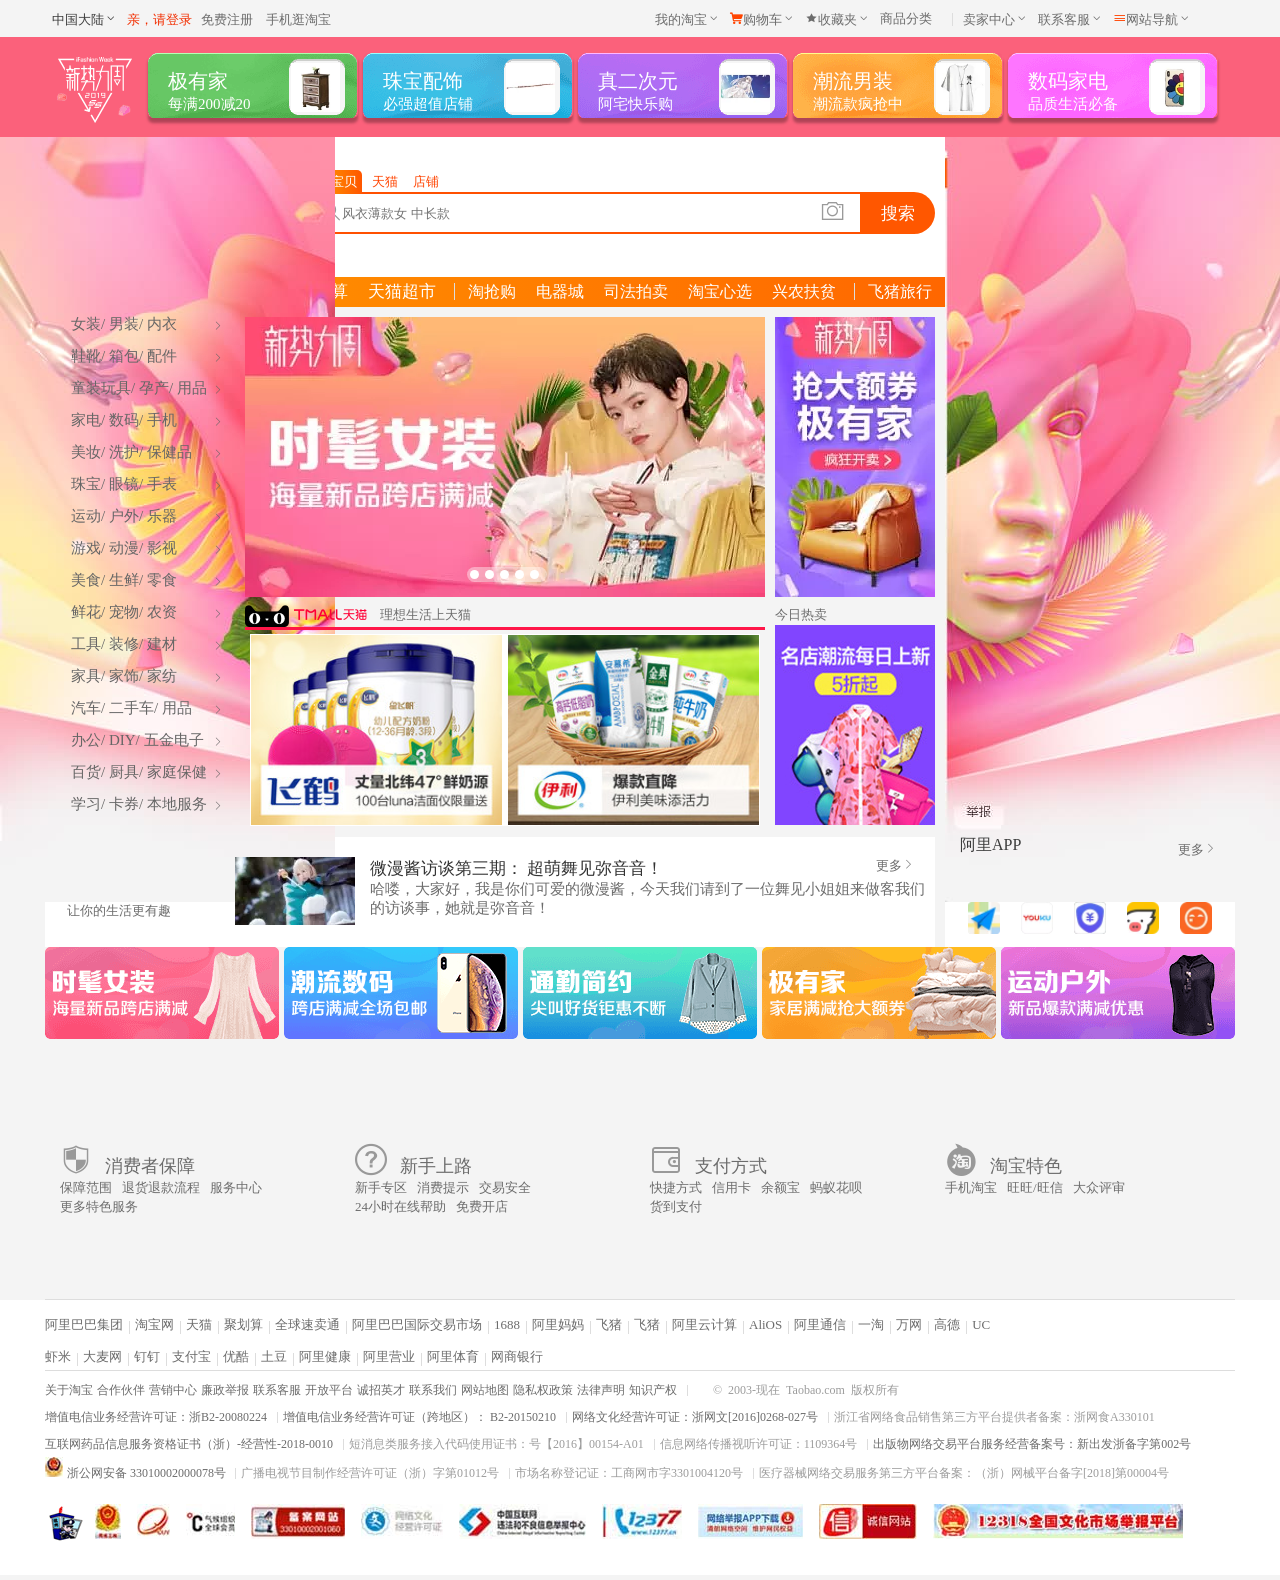
<file: 淘宝/index.html>
<!DOCTYPE html>
<html lang="en">
<head>
	<meta charset="UTF-8">
	<title>淘宝网 - 淘！我喜欢</title>
	<meta name="description" content="淘宝网 - 亚洲较大的网上交易平台，提供各类服饰、美容、家居、数码、话费/点卡充值… 数亿优质商品，同时提供担保交易(先收货后付款)等安全交易保障服务，并由商家提供退货承诺、破损补寄等消费者保障服务，让你安心享受网上购物乐趣！">
	<meta name="keywords" content="淘宝,掏宝,网上购物,C2C,在线交易,交易市场,网上交易,交易市场,网上买,网上卖,购物网站,团购,网上贸易,安全购物,电子商务,放心买,供应,买卖信息,网店,一口价,拍卖,网上开店,网络购物,打折,免费开店,网购,频道,店铺">
	<link rel="shortcut icon" href="favicon.ico" type="images/x-icon">
	<style>
    @font-face {  
     font-family: 'icomoon';
     src: url('fonts/icomoon.eot?7kkyc2');
     src: url('fonts/icomoon.eot?7kkyc2#iefix') format('embedded-opentype'),
     url('fonts/icomoon.ttf?7kkyc2') format('truetype'),
     url('fonts/icomoon.woff?7kkyc2') format('woff'),
     url('fonts/icomoon.svg?7kkyc2#icomoon') format('svg');
     font-weight: normal;
     font-style: normal;
   }  
   *{
     	margin: 0;
     	padding: 0;
     }
     ul{
     	list-style: none;
     }
     a{
     	text-decoration: none;
     }
     .clearfix:after{
        display: block;
        content: ".";
        height: 0;
        clear: both;
        visibility: hidden;
     }
     .clearfix{
     	*zoom:1;
     }
     img{
         vertical-align:top;
         border:0;
     }	
     body{
         background-color: #f4f4f4;
     }
     .container{
         width: 1190px;
         margin: 0 auto;
     }
     i{
     	 font-style: normal;
     	 font-family: "icomoon";
     }

     .elementary{
     	 font-size: 13px;
     	 color: #6c6c6c;
     }
     #discolor:hover{
     	 color: #ff4400;
     }
     .whitespace{
         padding-right: 1px;
         height:13px;
         margin: 13px 5px;
         border-right: 1px solid #dddddd;    
     }
     .icon{
        color: #ff4400;
     }
      /*清除网页默认初始化*/

  /*顶部开始*/

  .top{
    height: 37px;
    font-size: 13px;
    line-height: 37px;

  }
  .center-l{
    float: left;
    width: 290px;
    height: 37px;
  }
  .center-l span{
    color: #3c3c3c;
    padding: 0 7px;
  }
  .center-l .elementary{
    margin:0 10px 0 5px;
  }
  .center-l .a1{
    margin: 0;
  }
  .center-r{
    width: 585px;
    height: 37px;
    float: right;
  }
  .center-r li{
    float: left;
    padding: 0 5px;
  } 
  
  /*顶部结束*/

  /*推广框开始*/

  .advertise{
    height: 100px;
    background-color: #fb617b;
  }
  .advertise-m{
    padding: 1px;
    height: 100px;
  }
  .advertise-m a{
    float: left;
    display: block;
    margin: 10px 10px;
  }
  .advertise-r{
    float: right;
    width: 1087px;
    height: 100px;
    padding: 15px 0 20px 0;
  } 
  .advertise-r section{
    float: left;
    width: 210px;
    height: 65px;
    cursor: pointer;
    margin-right: 5px;
    position: relative;
    border-radius: 5px;
    box-sizing: border-box;
    padding: 5px 12px 0 20px;
    box-shadow: 0 5px 3px rgba(0,0,0,0.3);
  }
  .advertise-r section h3{
    margin-top: 10px;
    font-weight: 400;
    font-size: 20px;
    color: #ffffff;
  }
  .advertise-r section p{
    font-size: 15px;
    color: #fff;
  }
  .advertise-r section img{
    position: absolute;
    right: 18px;
    top: 10px;

  }
  .w1{
    background: url(images/advertise1.png) no-repeat;
  }
  .w2{
    background: url(images/advertise2.png)  no-repeat;
  }
  .w3{
    background: url(images/advertise3.png)  no-repeat;
  }
  .w4{
    background: url(images/advertise4.png)  no-repeat;
  }
  .w5{
    background: url(images/advertise5.png)  no-repeat;
  }


  /*推广框结束*/

  /*中部导航开始*/

  .header{
    /*height: 690px;*/
    height: 170px;
    position: relative;
    background-color: #fff;
  }
  .header-t{
    height: 140px;
  }
  .header-d{
    height: 30px;
  }
  .navbar{
    text-align: center;
    line-height: 30px;
    font-size: 17px;
    color:#fff;
  }
  .navitem{
        font-size: 16px;
  }
  .header-t img{
    position: absolute;
    left: 0;
    top:0;
  }
  .search{
    top: 55px;
    left: 260px;
    width: 630px;
    height: 42px;
    text-align: center;
    line-height: 42px;
    position: absolute;
  }
  input[type=text]{
    top: 0;
    left: 0;
    border: 0;
    width: 571px;
    height: 38px;
    outline: none;
    border: 2px solid #ff5000;
    text-indent: 35px;
    position: absolute;
    border-radius: 21px 0 0 21px;
  }
  .camera{
    top: 0;
    right: 75px;
    width: 55px;
    height: 40px;
    font-size: 23px;
    color: #9a9a9a;
    line-height: 38px;
    position: absolute;
  }
  input[type=submit]{
    top: 0;
    right: 0;
    border: 0;
    width: 75px;
    height: 42px;
    color: white;
    font-size: 17px;
    position: absolute;
    background-color:#ff5700;
    border-radius: 0 21px 21px 0 ;
  }
  .iconitem i{
    top: 0;
    left: 15px;
    width: 16px;
    height: 36px;
    font-size: 23px;
    color: #9a9a9a;
    display: block;
    position: absolute;
  }
  .baby{
    cursor: pointer;
    top: 33px;
    left: 280px;
    color: #ff4400;
    text-align: center;
    position: absolute;
  }
  .baby span{
    width: 37px;
    font-size: 13px;
    line-height: 24px;
    border-radius: 5px 5px 0 0;
    display: inline-block;
  }
  .baby span:hover{
    background-color: #ffeee5;
  }
  .baby span:active{
    color:white;
    ``
  }
  .link{
    color: white;
    background-image: linear-gradient(90deg,#ff8f00,#ff5600);
  }
  .header-d section{
    float: left;
    width: 190px;
    background-color: #ff5000;
  }
  .header-r{
    top: 20px;
    right: 120px;
    width: 120px;
    height: 120px;
    position: absolute;
  }
  .header-r a{
    display: block;
  }
  .nav{
    float: right;
    width: 1000px;
    background-image: linear-gradient(90deg,#ff8f00,#ff5600);
  }
  .nav a{
    padding: 0 8px;
  }


  /*<!-- 中部导航结束 -->*/


  /*轮播图部分开始*/

  .main-l{
    top: 137px;
    left: 0;
    width: 335px;
    height: 765px;
    position: absolute;
    background-image: url(images/main-l.jpg);
  }
  .main-r{
    right: 0px;
    top: 137px;
    width: 335px;
    height: 765px;
    position: absolute;
    background-image: url(images/mian-r.jpg);
  }
  .main{
    height: 520px;
  }
  .main-m{
    height: 520px;
    font-size: 15px;
  }
  .navigation{
    float: left;
    width: 188px;
    height: 520px;
    overflow: hidden;
    margin-right: 10px;
    border: 1px solid #ff5000;
  }
  .midcolor{
    color: #666666;
  }

  .navigation ul li{
    color: #666;
    line-height: 32px;
    padding-left: 25px;
    position: relative;
  }
  .navigation li:hover{
    background-color:#ffe4dc;

  }
  .navigation li:hover{
    color: #ff5000;
  }
  .navigation li:hover a{
    color: #ff5000;
  }
  .navigation i{
    font-size: 12px;
    position: absolute;
    right: 10px;
    top: 2px;
  }
  .slideshow{
    float: left;
    width: 520px;
    height: 510px;
    padding-top: 10px;
  }
  @keyframes moving{
    0%{
      transform: translate3d(0,0,0);
    }
    20%{
      transform: translate3d(-520px,0,0);
    }
    40%{
      transform: translate3d(-1040px,0,0);
    }
    60%{
      transform: translate3d(-1560px,0,0);
    }
    80%{
      transform: translate3d(-2080px,0,0);
    }
    99%{
      transform: translate3d(-2600px,0,0);
    }
    100%{
      transform: translate3d(0,0,0);
    }
  }
  .slidetop{
    width: 520px;
    height: 280px;
    position: relative;
    overflow: hidden;
  }
  .slidetop ul{
    width: 1000%;
    height: 280px;
    animation: moving 15s 2s infinite;
  }
  .slidetop ul li {
    float: left;
  }
  .slidetop ul .page1,.page2,.page3,.page4,.page5{
    display: block;
    width: 520px;
    height: 280px;
  }
  .slidetop ul .page1{
    background: url(images/slideshow1.jpg) no-repeat;
  }
  .slidetop ul .page2{
    background:url(images/slideshow2.jpg);
  }
  .slidetop ul .page3{
    background: url(images/slideshow3.jpg) no-repeat;
  }
  .slidetop ul .page4{
    background: url(images/slideshow4.jpg) no-repeat;
  }
  .slidetop ul .page5{
    background: url(images/slideshow5.jpg) no-repeat;
  }
  .slidetop ul:hover{
    animation-play-state: paused;
  }
  .icon-l,.icon-r{
    display: none;
    width: 22px;
    color: white;
    text-align: center;
    font-size: 20px;
    line-height: 30px;
    position: absolute;
    border-radius: 0 18px 18px 0;
    background-color: rgba(0,0,0,.4);
  }
  .icon-r{
    border-radius: 18px 0 0 18px;
  }
  .icon-l{
    left: 0;
    top: 50%;
    margin-top: -15px;
  }
  .icon-r{
    right: 0;
    top: 50%;
    margin-top: -15px;
  }
  .icon:hover div{
    display: block;
  }
  .button dl{
    left: 222px;
    bottom: 15px;
    width: 80px;
    height: 15px;
    border-radius: 8px;
    position:absolute;
    background-color: rgba(255,255,255,.4);
  }
  .button dl dd,dt{
    float: left;
    width: 9px;
    height: 9px;
    margin: 3px 3px;
    border-radius: 50%;
    background: white;
  }
  .slidecenter{
    width: 520px;
    height: 30px;
    position: relative;
    border-bottom: 3px solid #ff1648;
  }

  .slidecenter img{
    position: absolute;
    bottom: 0;
    left: 0;
  }
  .slidecenter span{
    position: absolute;
    left: 135px;
    bottom: 3px;
  }
  .slidedown{
    position: relative;
    overflow: hidden;
    width: 520px;
    height: 197px;
  }
  .slidedown ul{
    width: 600%;
    height: 200px;
    animation: moving 15s 2s infinite;
  }
  .slidedown a{
    float: left;
    display: block;
    width: 520px;
    height: 200px;
  }
  .down1{
    background: url(images/slidedown1.png)center no-repeat;
  }
  .down2{
    background:url(images/slidedown2.png) center no-repeat;
  }
  .down3{
    background: url(images/slidedown3.png)center no-repeat;
  }
  .down4{
    background: url(images/slidedown4.png)center no-repeat;
  }
  .down5{
    background: url(images/slidedown5.png)center no-repeat;
  }
  .slidedown ul:hover{
    animation-play-state: paused;
  }
  .picture{
    float:left;
    width: 160px;
    height: 520px;
    margin: 0px 10px;
    padding-top: 10px;
  }
  .picturetop{
    height: 280px;
    background: url(images/picture.jpg);
  }

  .picturecenter{
    height: 19px;
    padding-top: 9px;
  }
  .picturedown{
    height: 200px;
    background: url(images/picture2.jpg);
  }
  .uesr{
    padding-top: 10px;
    float: right;
    width: 290px;
    height: 510px;
  }
  .uesrtop{
    height: 145px;
    background: url(images/uesrbac.png)  no-repeat;
    /*background-position: contain;*/
  }
  .profilephot{
    height: 55px;
    padding: 5px 120px;
  }
  .uesr a{
    display: inline-block;
  }
  .profilephot a img{
    border-radius: 50%;
  }
  .uesrtop p{
    text-align: center;
    font-size: 13px;
    color:#3c3c3c; 
  }
  .huiyuan{
    height: 20px;
  }
  .huiyuan a{
    font-size: 13px;
    color: #ff5000;
    border-radius: 12px;
    padding:0 10px 0 20px;
  }
  .huiyuan .a1{
    margin:0 5px 0 45px;
    background:#ffe4db url(images/sprite.png) -1px -573px no-repeat;
  }
  .huiyuan .a2{
    background:#ffe4db url(images/sprite.png) -1px -528px no-repeat;
  }
  .uesrcenter{
    height: 135px;
  }
  .login{
    height: 15px;
    font-size: 15px;
    padding:10px 0 0 15px; 
  }
  .login .a1,.login .a2,.a3{
    color: white;
    text-align: center;
    border-radius: 5px;
    line-height: 25px;
    background:#ff5801;
  }
  .login .a1{
    width: 95px;
  }
  .login .a2{
    margin: 0 5px;
  }
  .login .a2,.a3{
    width: 75px;
  }
  .orange{
    font-size: 13px;
    color: #ff4400;
  }
  .uesrcenter{
    background-color: white;
  }
  .uesrcenter .web{
    width: 290px;
    line-height: 28px;
    text-align: center;
    background-color:#ffe4dd; 
  }
  .article{
    height: 50px;
  }
  .article a{
    padding: 15px 3px 0 3px;
    margin: 0 10px;
  }
  .article a:hover{
    border-bottom: 2px solid #ff4400;
  }
  .content{
    line-height: 25px;
  }
  .d1{
    margin:0 32px 0 10px;
  }
  .d2{
    margin:0 77px 0 10px;
  }
  .uesrdown{
    background-color: white;
    height: 230px;
  }
  .uesrdown ul li{
    float: left;
    width: 70px;
    height: 63px;
    border: 1px solid #f4f4f4;
    padding-top: 15px;
  }
  .uesrdown span{
    width: 24px;
    height: 24px;
    margin-left: 24px;
    display: block;
    background: url(images/sprite.png) 0 0 no-repeat;
  }
  .uesrdown p{
    width: 72px;
    text-align: center;
    font-size: 13px;
    color: #333333;
  }
  .uesrdown .littleico2{
    background: url(images/sprite.png) 0 -44px no-repeat;
  }
  .uesrdown .littleico3{
    background: url(images/sprite.png) 0 -88px no-repeat;
  }
  .uesrdown .littleico4{
    background: url(images/sprite.png) 0 -132px no-repeat;
  }
  .uesrdown .littleico5{
    background: url(images/sprite.png) 0 -175px no-repeat;
  }
  .uesrdown .littleico6{
    background: url(images/sprite.png) 0 -221px no-repeat;
  }
  .uesrdown .littleico7{
    background: url(images/sprite.png) 0 -265px no-repeat;
  }
  .uesrdown .littleico8{
    background: url(images/sprite.png) 0 -309px no-repeat;
  }
  .uesrdown .littleico9{
    background: url(images/sprite.png) 0 -352px no-repeat;
  }
  .uesrdown .littleico10{
    background: url(images/sprite.png) 0 -396px no-repeat;
  }
  .uesrdown .littleico11{
    background: url(images/sprite.png) 0 -440px no-repeat;
  }
  .uesrdown .littleico12{
    background: url(images/sprite.png) 0 -485px no-repeat;
  }

  /*中部网址聚合结束*/

  .toutiao-l{
    float: left;
    width: 890px;
    height: 110px;
    background-color: #fff;

  }
  .toutiao-r{
    float: right;
    width: 290px;
    height: 110px;
    background-color: #fff;
  }
  .taobaoitem{
    float: left;
    width: 190px;
    height: 110px;
    box-sizing: border-box;
    background: url(images/toutiao.png) 22px 30px no-repeat;
    padding: 65px 0 0 22px;
  }
  .cos{
    position: relative;
    padding: 20px 0 0 15px;
    box-sizing: border-box;
    /*background-color: red;*/
  }
  .cos a{
    display: block;
  }
  .cos a img{
    display: block;
    margin-right: 15px;
  }
  .cos h3{
    font-size: 17px;
    color: #333;
    margin-left: 15px;
    font-weight: normal;
  }
  .cos p{
    font-size: 15px;
    color:#6c6c6c; 
  }
  .cos a:hover h3{
    color: #ff5000;
  }
  .more{
    top: 20px;
    right: 20px; 
    position: absolute;
  }
  .toutiao-t{
    position: relative;
    text-indent: 15px;
    line-height: 16px;
    font-size: 16px;
    color: #3c3c3c;
  }
  .toutiao-t a{
    position: absolute;
    top: 4px;
    right: 18px;
  }
  .aliapp{
    width: 246px;
    height: 74px;
    margin: 8px auto;
    background: url(images/aliapp.png) no-repeat;
  }
  .nvzhuang{
    height: 92px;
  }
  .nvzhuang ul a{
    overflow: hidden;
    float: left;
    width: 234px;
    height: 92px;
    border-radius: 5px;
    background: url(images/nvzhuang1.png) no-repeat;
  }
  .nvzhuang #nv2{
    background: url(images/nvzhuang2.png) no-repeat;
  }
  .nvzhuang #nv3{
    background: url(images/nvzhuang3.png) no-repeat;
  }
  .nvzhuang #nv4{
    background: url(images/nvzhuang4.png) no-repeat;
  }
  .nvzhuang #nv5{
    background: url(images/nvzhuang5.png) no-repeat;
  }
  #nv2,#nv4{
    margin: 0 5px;
  }
  .customer{
    height: 260px;
    border-bottom: 1px solid #dddddd;
  }
  .customer section{
    float: left;
    width: 230px;
    height: 88px;
    margin: 105px 50px 0 15px;
  }
  .customer h3{
    float: left;
    color: #6c6c6c;
    font-size: 18px;
    padding-top: 10px;
    font-weight: normal;

  }
  .customer i{
    float: left;
    color: #999;
    margin-right: 13px;
    font-size: 32px;
  }
  .customer ul{
    height: 35px;
  }
  .customer li{
    float: left;
    padding-right:10px;
  }
  .linkt{
    overflow: hidden;
    height: 55px;
    padding-top: 15px;
    border-bottom: 1px solid #ddd;
    background-color:white;
  }
  .footer{
    height: 275px;
    background-color: white;
  }
  .linkt ul{
    float: left;
  }
  .linkt ul li{
    float: left;
  }
  .linkt ul span{
    float: left;
    font-size: 12px;
    margin-top: 6px;
  }
  .lastdowns{
    overflow: hidden;
    height: 110px;
    line-height: 25px;
    padding-top: 5px;
  }
  .lastdowns i{
    font-size: 12px;
    color: #9c9c9c;
  }
  .lastdowns a{
    font-size: 12px;
  }
  .lastdowns span{
    font-size: 10px;
  }
  .problem{
    display: inline-block;
    margin-left: 20px;
  }
  .only{
    display: inline-block;
    padding:20px 18px 0 0;
    background: url(images/sprites.jpg) -862px 0 no-repeat;
  }
  .police{
    padding-top: 16px;
    height: 78px;
  }
  .police dl,.police dt,.police dd{
    float: left;
  }
  .police dt a,.police dd a{
    display: block;
  }
  .police dt{
    width: 36px;
    height: 36px;
  }
  .police dd{
    margin: 2px 8px 0 8px;
  }
  .v1{
    width: 26px;
    height: 35px;
    background: url(images/sprites.jpg) -2px 0 no-repeat;
  }
  .v2{
    width: 33px;
    height: 35px;
    background: url(images/sprites.jpg) -40px 0 no-repeat;
  }
  .v3{
    width: 49px;
    height: 35px;
    background: url(images/sprites.jpg) -80px 0 no-repeat;
  }
  .v4{
    width: 94px;
    height: 35px;
    background: url(images/sprites.jpg) -240px 0 no-repeat;
  }
  .v5{
    width: 82px;
    height: 35px;
    background: url(images/sprites.jpg) -345px 0 no-repeat;
  }
  .v6{
    width: 127px;
    height: 35px;
    background: url(images/sprites.jpg) -431px 0 no-repeat;
  }
  .v7{
    width: 80px;
    height: 35px;
    background: url(images/sprites.jpg) -566px 0 no-repeat;
  }
  .v8{
    width: 105px;
    height: 35px;
    background: url(images/sprites.jpg) -650px 0 no-repeat;
  }
  .v9{
    width: 98px;
    height: 35px;
    background: url(images/sprites.jpg) -760px 0 no-repeat;
  }
  .v10{
    width: 250px;
    height: 35px;
    background: url(images/sprites.jpg) -883px 0 no-repeat;
  }
	</style>
</head>
<body>

    <!-- 顶部开始 -->

	<div class="top">
       <div class="center container">
          <div class="center-l">
             <span>中国大陆<i></i></span>
             <a href=""><font color="#f22e00">亲，请登录</font></a>
             <a href="" class="elementary" id="discolor">免费注册</a>
             <a href="" class="elementary a1" id="discolor">手机逛淘宝</a>   
          </div>
          <div class="center-r">
             <ul class="clearfix">
                 <li class="elementary" id="discolor">我的淘宝<i></i></li>
                 <li class="elementary" id="discolor"><i class="icon"></i>购物车<i></i></li>
                 <li class="elementary" id="discolor"><i class="discolor"></i>收藏夹<i></i></li>
                 <li class="elementary" id="discolor">商品分类</li>
                 <li class="whitespace"></li>
                 <li class="elementary" id="discolor">卖家中心<i></i></li>
                 <li class="elementary" id="discolor">联系客服<i></i></li>
                 <li class="elementary" id="discolor"><i class="icon"></i>网站导航<i></i></li>
             </ul>
          </div>
       </div>
    </div>

    <!-- 顶部结束 -->

     <!-- 推广框开始 -->

    <div class="advertise">
       <div class="advertise-m container">
          <a href="">
             <img src="images/toppage.png" alt="">
          </a>
          <div class="advertise-r">
             <section class="w1">
                <h3>极有家</h3>
                <p>每满200减20</p>
                <div><img src="images/advertise01.jpg" width="49px"></div>
             </section>
             <section class="w2">
                <h3>珠宝配饰</h3>
                <p>必强超值店铺</p>
                <div><img src="images/advertise02.jpg" width="49px"></div>
             </section>
             <section class="w3">
                <h3>真二次元</h3>
                <p>阿宅快乐购</p>
                <div><img src="images/advertise03.jpg" width="49px"></div>
             </section>
             <section class="w4">
                <h3>潮流男装</h3>
                <p>潮流款疯抢中</p>
                <div><img src="images/advertise04.jpg" width="49px"></div>
             </section>
             <section class="w5">
                <h3>数码家电</h3>
                <p>品质生活必备</p>
                <div><img src="images/advertise05.jpg" width="49px"></div>
             </section>  
          </div>
       </div>
    </div>

    <!-- 推广框结束 -->

    <!-- 中部导航开始 -->


	<div class="header container">
       <div class="header-t">
          <img src="images/taobao.gif" height="140px">
          <div class="search" >
             <input type="text" placeholder="风衣薄款女 中长款">
             <div class="camera"><i></i></div>
             <form action="">
                <input type="submit" value="搜索">
             </form>
             <div class="iconitem"><i></i></div>
          </div>
       </div>
       <div class="baby">
          <span class="link">宝贝</span>
          <span>天猫</span>
          <span>店铺</span>
       </div>
       <div class="header-r">
          <a href=""><img src="images/header-r.png" alt=""></a>
       </div>
       <div class="header-d">
          <section class="navbar">主题市场</section>
          <div class="nav">
             <a href="" class="navbar">天猫</a>
             <a href="" class="navbar">聚划算</a>
             <a href="" class="navbar">天猫超市</a>
             <span class="whitespace"></span>
             <a href="" class="navbar navitem">淘抢购</a>
             <a href="" class="navbar navitem">电器城</a>
             <a href="" class="navbar navitem">司法拍卖</a>
             <a href="" class="navbar navitem">淘宝心选</a>
             <a href="" class="navbar navitem">兴农扶贫</a>
             <span class="whitespace"></span>
             <a href="" class="navbar navitem">飞猪旅行</a>
             <a href="" class="navbar navitem">智能生活</a>
             <a href="" class="navbar navitem">苏宁易购</a>
          </div>
       </div>

  </div>

    <!-- 中部导航结束 -->

    <!-- 轮播图部分开始 -->

      <div class="main-l"></div>
      <div class="main-r"></div>
      <div class="main clearfix">
         <div class="main-m container">
            <div class="navigation">
               <ul>
                    <li>
                       <a href="" class="midcolor">女装</a>/
                       <a href="" class="midcolor">男装</a>/
                       <a href="" class="midcolor">内衣</a><i></i>
                    </li>
                 <li>
                       <a href="" class="midcolor">鞋靴</a>/
                       <a href="" class="midcolor">箱包</a>/
                       <a href="" class="midcolor">配件</a><i></i>
                    </li>
                    <li>
                       <a href="" class="midcolor">童装玩具</a>/
                       <a href="" class="midcolor">孕产</a>/
                       <a href="" class="midcolor">用品</a><i></i>
                    </li>
                    <li>
                       <a href="" class="midcolor">家电</a>/
                       <a href="" class="midcolor">数码</a>/
                       <a href="" class="midcolor">手机</a><i></i>
                    </li>
                    <li>
                       <a href="" class="midcolor">美妆</a>/
                       <a href="" class="midcolor">洗护</a>/
                       <a href="" class="midcolor">保健品</a><i></i>
                    </li>
                    <li>
                       <a href="" class="midcolor">珠宝</a>/
                       <a href="" class="midcolor">眼镜</a>/
                       <a href="" class="midcolor">手表</a><i></i>
                    </li>
                    <li>
                       <a href="" class="midcolor">运动</a>/
                       <a href="" class="midcolor">户外</a>/
                       <a href="" class="midcolor">乐器</a><i></i>
                    </li>
                    <li>
                       <a href="" class="midcolor">游戏</a>/
                       <a href="" class="midcolor">动漫</a>/
                       <a href="" class="midcolor">影视</a><i></i>
                    </li>
                    <li>
                       <a href="" class="midcolor">美食</a>/
                       <a href="" class="midcolor">生鲜</a>/
                       <a href="" class="midcolor">零食</a><i></i>
                    </li>
                    <li>
                       <a href="" class="midcolor">鲜花</a>/
                       <a href="" class="midcolor">宠物</a>/
                       <a href="" class="midcolor">农资</a><i></i>
                    </li>
                    <li>
                       <a href="" class="midcolor">工具</a>/
                       <a href="" class="midcolor">装修</a>/
                       <a href="" class="midcolor">建材</a><i></i>
                    </li>
                    <li>
                       <a href="" class="midcolor">家具</a>/
                       <a href="" class="midcolor">家饰</a>/
                       <a href="" class="midcolor">家纺</a><i></i>
                    </li>
                    <li>
                       <a href="" class="midcolor">汽车</a>/
                       <a href="" class="midcolor">二手车</a>/
                       <a href="" class="midcolor">用品</a><i></i>
                    </li>
                    <li>
                       <a href="" class="midcolor">办公</a>/
                       <a href="" class="midcolor">DIY</a>/
                       <a href="" class="midcolor">五金电子</a><i></i>
                    </li>
                    <li>
                       <a href="" class="midcolor">百货</a>/
                       <a href="" class="midcolor">厨具</a>/
                       <a href="" class="midcolor">家庭保健</a><i></i>
                    </li>
                    <li>
                       <a href="" class="midcolor">学习</a>/
                       <a href="" class="midcolor">卡券</a>/
                       <a href="" class="midcolor">本地服务</a><i></i>
                    </li>
               </ul>
            </div>
            <div class="slideshow">
               <div class="slidetop icon">
                  <ul>
                    <li><a href="" class="page1"></a></li>
                    <li><a href="" class="page2"></a></li>
                    <li><a href="" class="page3"></a></li>
                    <li><a href="" class="page4"></a></li>
                    <li><a href="" class="page5"></a></li>
                    <li><a href="" class="page1"></a></li>
                    <li><a href="" class="page2"></a></li>
                    <li><a href="" class="page3"></a></li>
                    <li><a href="" class="page4"></a></li>
                    <li><a href="" class="page5"></a></li>
                  </ul>
                  <div class="icon-l"><</div>
                  <div class="icon-r">></div>
                  <div class="button">
                     <dl>
                       <dt></dt>
                       <dd></dd>
                       <dd></dd>
                       <dd></dd>
                       <dd></dd>
                     </dl>
                  </div>
               </div>
               <div class="slidecenter">
               <img src="images/tianmao.png" alt="">
               <span class="elementary">理想生活上天猫</span>
               </div>
               <div class="slidedown icon">
                  <ul>
                    <li><a href="" class="down1"></a></li>
                    <li><a href="" class="down2"></a></li>
                    <li><a href="" class="down3"></a></li>
                    <li><a href="" class="down4"></a></li>
                    <li><a href="" class="down5"></a></li>
                    <li><a href="" class="down1"></a></li>
                  </ul>
                  <div class="icon-l"><</div>
                  <div class="icon-r">></div>
               </div>
            </div>
               <div class="picture">
                  <div class="picturetop"></div>
                  <div class="picturecenter elementary">今日热卖</div>
                  <div class="picturedown"></div>
               </div>
               <div class="uesr">
                  <div class="uesrtop">
                     <div class="profilephot">
                        <a href=""><img src="images/uesr.jpg" height="55px"></a>
                     </div>
                     <p>Hi!你好</p>
                     <div class="huiyuan">
                        <a href="" class="a1">领淘金币抵钱</a>
                        <a href="" class="a2">会员俱乐部</a>
                     </div>
                     <div class="login">
                        <a href="" class="a1">登陆</a>
                        <a href="" class="a2">注册</a>
                        <a href="" class="a3">开店</a>
                     </div>
                  </div>
                  <div class="uesrcenter">
                     <a href="" class="web orange">网上有害信息举报专区</a>
                     <div class="article">
                        <a href="" class="elementary" id="discolor">公告</a>
                        <a href="" class="elementary" id="discolor">规则</a>
                        <a href="" class="elementary" id="discolor">论坛</a>
                        <a href="" class="elementary" id="discolor">安全</a>
                        <a href="" class="elementary" id="discolor">公益</a>
                     </div>
                     <div class="content">
                         <p>
                            <a href="" class="d1 elementary" id="discolor">淘宝1212活动招商</a><a href="" class="elementary" id="discolor">中差评功能升级</a>
                         </p>
                         <p>
                            <a href="" class="d2 elementary" id="discolor">陌生人拼团</a><a href="" class="elementary" id="discolor">运营神器年中大促</a>
                         </p>
                     </div>  
                  </div>
                  <div class="uesrdown">
                     <ul>
                       <li>
                          <a href="">
                             <span class="littleico1"></span>
                             <p id="discolor">充话费</p>
                          </a>
                       </li>
                       <li>
                          <a href="">
                             <span class="littleico2"></span>
                             <p id="discolor">旅行</p>
                          </a>
                       </li>
                       <li>
                          <a href="">
                             <span class="littleico3"></span>
                             <p id="discolor">车险</p>
                          </a>
                       </li>
                       <li>
                          <a href="">
                             <span class="littleico4"></span>
                             <p id="discolor">游戏</p>
                          </a>
                       </li>
                       <li>
                          <a href="">
                             <span class="littleico5"></span>
                             <p id="discolor">彩票</p>
                          </a>
                       </li>
                       <li>
                          <a href="">
                             <span class="littleico6"></span>
                             <p id="discolor">电影</p>
                          </a>
                       </li>
                       <li>
                          <a href="">
                             <span class="littleico7"></span>
                             <p id="discolor">酒店</p>
                          </a>
                       </li>
                       <li>
                          <a href="">
                             <span class="littleico8"></span>
                             <p id="discolor">理财</p>
                          </a>
                       </li>
                       <li>
                          <a href="">
                             <span class="littleico9"></span>
                             <p id="discolor">找服务</p>
                          </a>
                       </li>
                       <li>
                          <a href="">
                             <span class="littleico10"></span>
                             <p id="discolor">演出</p>
                          </a>
                       </li>
                       <li>
                          <a href="">
                             <span class="littleico11"></span>
                             <p id="discolor">水电煤</p>
                          </a>
                       </li>
                       <li>
                          <a href="">
                             <span class="littleico12"></span>
                             <p id="discolor">火车票</p>
                          </a>
                       </li>
                     </ul>
                  </div>
               </div>
         </div>
      </div>

      <!-- 中部网址聚合结束 -->


      <div class="toutiao container clearfix">
         <div class="toutiao-l">
            <div class="taobaoitem">
               <p class="elementary">让你的生活更有趣</p>
            </div>
            <div class="cos">
               <a href="">
                  <img src="images/cos.jpg" align="left">
                  <h3 >微漫酱访谈第三期： 超萌舞见弥音音！</h3>
                  <p >哈喽，大家好，我是你们可爱的微漫酱，今天我们请到了一位舞见小姐姐来做客我们的访谈事，她就是弥音音！</p>
               </a>
               <a href="" class="more elementary" id="discolor">更多<i></i></a>
            </div>
         </div>
         <div class="toutiao-r">
            <div class="toutiao-t">
               阿里APP<a href="" class="elementary" id="discolor">更多<i></i></a>
            </div>
            <div class="aliapp">
            </div>
         </div>
      </div>
  <div class="nvzhuang container">
     <ul>
       <a href="" id="nv1"><li></li></a>
       <a href="" id="nv2"><li></li></a>
       <a href="" id="nv3"><li></li></a>
       <a href="" id="nv4"><li></li></a>
       <a href="" id="nv5"><li></li></a>
     </ul>
  </div>

  <div class="customer container">
     <section>
        <div class="clearfix">
           <span><i></i></span>
           <h3>消费者保障</h3>
        </div>
        <ul>
           <li><a href="" class="elementary" id="discolor">保障范围</a></li>
           <li><a href="" class="elementary" id="discolor">退货退款流程</a></li>
           <li><a href="" class="elementary" id="discolor">服务中心</a></li>
           <li><a href="" class="elementary" id="discolor">更多特色服务</a></li>
        </ul>
     </section>
     <section>
        <div class="clearfix">
           <span><i></i></span>
           <h3>新手上路</h3>
        </div>
        <ul>
           <li><a href="" class="elementary" id="discolor">新手专区</a></li>
           <li><a href="" class="elementary" id="discolor">消费提示</a></li>
           <li><a href="" class="elementary" id="discolor">交易安全</a></li>
           <li><a href="" class="elementary" id="discolor">24小时在线帮助</a></li>
           <li><a href="" class="elementary" id="discolor">免费开店</a></li>
        </ul>
     </section>
     <section>
        <div class="clearfix">
           <span><i></i></span>
           <h3>支付方式</h3>
        </div>
        <ul>
           <li><a href="" class="elementary" id="discolor">快捷方式</a></li>
           <li><a href="" class="elementary" id="discolor">信用卡</a></li>
           <li><a href="" class="elementary" id="discolor">余额宝</a></li>
           <li><a href="" class="elementary" id="discolor">蚂蚁花呗</a></li>
           <li><a href="" class="elementary" id="discolor">货到支付</a></li>
        </ul>
     </section>
     <section>
        <div class="clearfix">
           <span><i></i></span>
           <h3>淘宝特色</h3>
        </div>
        <ul>
           <li><a href="" class="elementary" id="discolor">手机淘宝</a></li>
           <li><a href="" class="elementary" id="discolor">旺旺/旺信</a></li>
           <li><a href="" class="elementary" id="discolor">大众评审</a></li>
        </ul>
     </section>
  </div>
  
	<div class="footer">
     <div class="linkt container clearfix">
     <ul>
       <li><a href="" class="elementary" id="discolor">阿里巴巴集团</a></li>
       <span class="whitespace"></span>
       <li><a href="" class="elementary" id="discolor">淘宝网</a></li>
       <span class="whitespace"></span>
       <li><a href="" class="elementary" id="discolor">天猫</a></li>
       <span class="whitespace"></span>
       <li><a href="" class="elementary" id="discolor">聚划算</a></li>
       <span class="whitespace"></span>
       <li><a href="" class="elementary" id="discolor">全球速卖通</a></li>
       <span class="whitespace"></span>
       <li><a href="" class="elementary" id="discolor">阿里巴巴国际交易市场</a></li>
       <span class="whitespace"></span>
       <li><a href="" class="elementary" id="discolor">1688</a></li>
       <span class="whitespace"></span>
       <li><a href="" class="elementary" id="discolor">阿里妈妈</a></li>
       <span class="whitespace"></span>
       <li><a href="" class="elementary" id="discolor">飞猪</a></li>
       <span class="whitespace"></span>
       <li><a href="" class="elementary" id="discolor">飞猪</a></li>
       <span class="whitespace"></span>
       <li><a href="" class="elementary" id="discolor">阿里云计算</a></li>
       <span class="whitespace"></span>
       <li><a href="" class="elementary" id="discolor">AliOS</a></li>
       <span class="whitespace"></span>
       <li><a href="" class="elementary" id="discolor">阿里通信</a></li>
       <span class="whitespace"></span>
       <li><a href="" class="elementary" id="discolor">一淘</a></li>
       <span class="whitespace"></span>
       <li><a href="" class="elementary" id="discolor">万网</a></li>
       <span class="whitespace"></span>
       <li><a href="" class="elementary" id="discolor">高德</a></li>
       <span class="whitespace"></span>
       <li><a href="" class="elementary" id="discolor">UC</a></li>
     </ul>
     <ul>
       <li><a href="" class="elementary" id="discolor">虾米</a></li>
       <span class="whitespace"></span>
       <li><a href="" class="elementary" id="discolor">大麦网</a></li>
       <span class="whitespace"></span>
       <li><a href="" class="elementary" id="discolor">钉钉</a></li>
       <span class="whitespace"></span>
       <li><a href="" class="elementary" id="discolor">支付宝</a></li>
       <span class="whitespace"></span>
       <li><a href="" class="elementary" id="discolor">优酷</a></li>
       <span class="whitespace"></span>
       <li><a href="" class="elementary" id="discolor">土豆</a></li>
       <span class="whitespace"></span>
       <li><a href="" class="elementary" id="discolor">阿里健康</a></li>
       <span class="whitespace"></span>
       <li><a href="" class="elementary" id="discolor">阿里营业</a></li>
       <span class="whitespace"></span>
       <li><a href="" class="elementary" id="discolor">阿里体育</a></li>
       <span class="whitespace"></span>
       <li><a href="" class="elementary" id="discolor">网商银行</a></li>
      </ul>
     </div>
     <div class="sdasd"></div>
     <div class="lastdowns container">
        <p>
           <a href="" class="elementary" id="discolor">关于淘宝</a>
           <a href="" class="elementary" id="discolor">合作伙伴</a>
           <a href="" class="elementary" id="discolor">营销中心</a>
           <a href="" class="elementary" id="discolor">廉政举报</a>
           <a href="" class="elementary" id="discolor">联系客服</a>
           <a href="" class="elementary" id="discolor">开放平台</a>
           <a href="" class="elementary" id="discolor">诚招英才</a>
           <a href="" class="elementary" id="discolor">联系我们</a>
           <a href="" class="elementary" id="discolor">网站地图</a>
           <a href="" class="elementary" id="discolor">隐私权政策</a>
           <a href="" class="elementary" id="discolor">法律声明</a>
           <a href="" class="elementary" id="discolor">知识产权</a>
           <span class="whitespace"></span>
           <i class="problem">© 2003-现在 Taobao.com 版权所有</i>
        </p>
        <p>
          <a href="" class="elementary" id="discolor">增值电信业务经营许可证：浙B2-20080224</a>
          <span class="whitespace"></span>
          <a href="" class="elementary" id="discolor">增值电信业务经营许可证（跨地区）： B2-20150210</a>
          <span class="whitespace"></span>
          <a href="" class="elementary" id="discolor">网络文化经营许可证：浙网文[2016]0268-027号</a>
          <span class="whitespace"></span>
          <i>浙江省网络食品销售第三方平台提供者备案：浙网食A330101</i>
        </p>
        <p>
          <a href="" class="elementary" id="discolor">互联网药品信息服务资格证书（浙）-经营性-2018-0010</a>
          <span class="whitespace"></span>
          <i>短消息类服务接入代码使用证书：号【2016】00154-A01</i>
          <span class="whitespace"></span>
          <i>信息网络传播视听许可证：1109364号</i>
          <span class="whitespace"></span>
          <a href="" class="elementary" id="discolor">出版物网络交易平台服务经营备案号：新出发浙备字第002号</a>
        </p>
        <p>
          <span class="only"></span>
          <a href="" class="elementary" id="discolor">
           浙公网安备 33010002000078号 </a>
          <span class="whitespace"></span>
          <i>广播电视节目制作经营许可证（浙）字第01012号</i>
          <span class="whitespace"></span>
          <i>市场名称登记证：工商网市字3301004120号</i>
          <span class="whitespace"></span>
          <i>医疗器械网络交易服务第三方平台备案：（浙）网械平台备字[2018]第00004号</i>
        </p>
     </div>
     <div class="police container clearfix">
       <dl>
         <dt><a href=""><img src="images/police.gif" alt=""></a></dt>
         <dd><a href="" class="v1"></a></dd>
         <dd><a href="" class="v2"></a></dd>
         <dd><a href="" class="v3"></a></dd>
         <dd><a href="" class="v4"></a></dd>
         <dd><a href="" class="v5"></a></dd>
         <dd><a href="" class="v6"></a></dd>
         <dd><a href="" class="v7"></a></dd>
         <dd><a href="" class="v8"></a></dd>
         <dd><a href="" class="v9"></a></dd>
         <dd><a href="" class="v10"></a></dd>
       </dl>
     </div>
  </div>
</body>
</html>
</file>
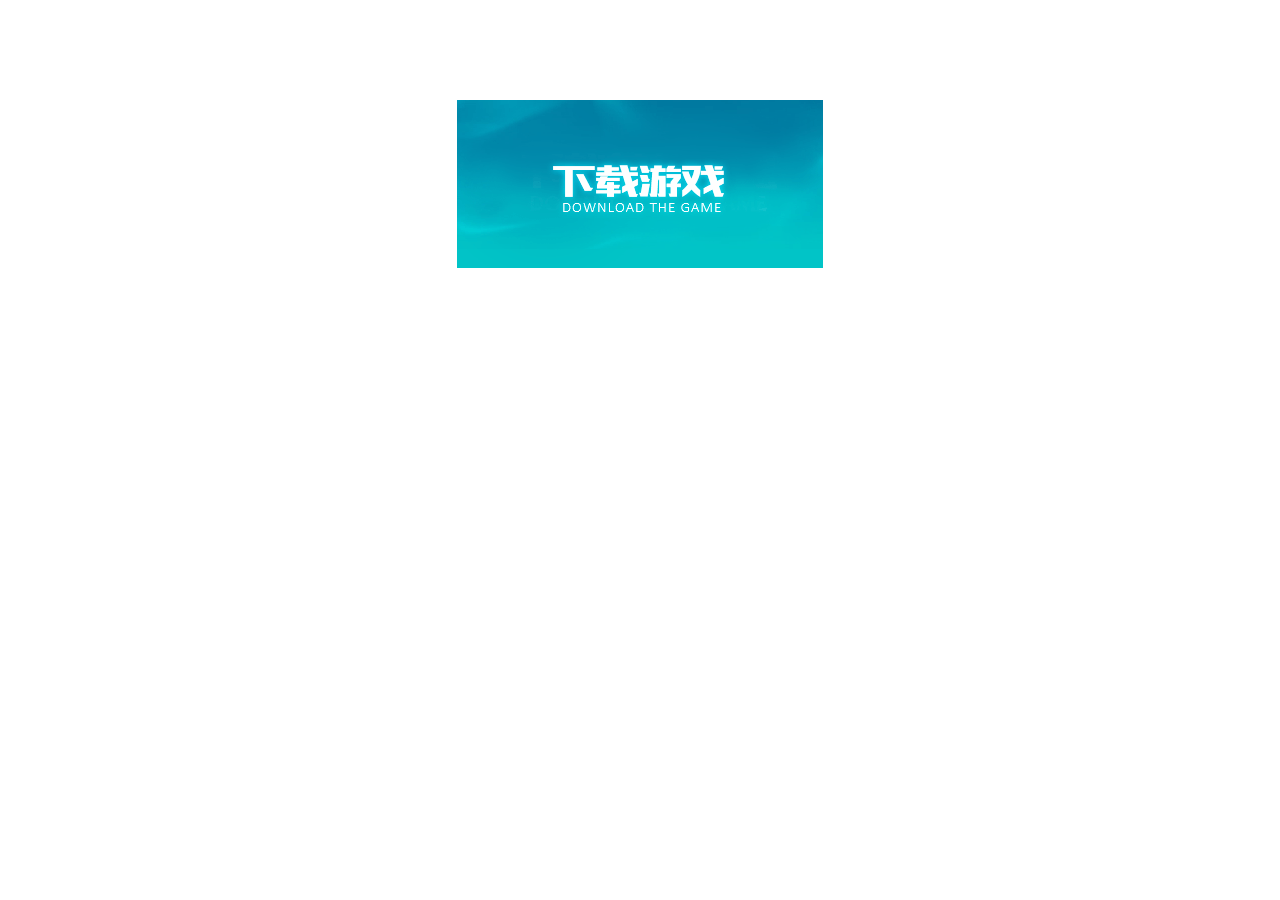
<file: LOL/text.html>
<!DOCTYPE html>
<html lang="en">
<head>
	<meta charset="UTF-8">
	<title>Document</title>
	<style>
    .download{
        margin: 100px auto;
        width: 366px;
        height: 168px;
        background-image: url(images/download.png);
    }
    section{
        width: 366px;
        height: 168px;
    }
	</style>
</head>
<body>
	<div class="download">
      <section>
         <video autoplay loop >
            <source src="images/btn-download.mp4"></source>
         </video>
      </section>
    </div>
</body>
</html>
</file>
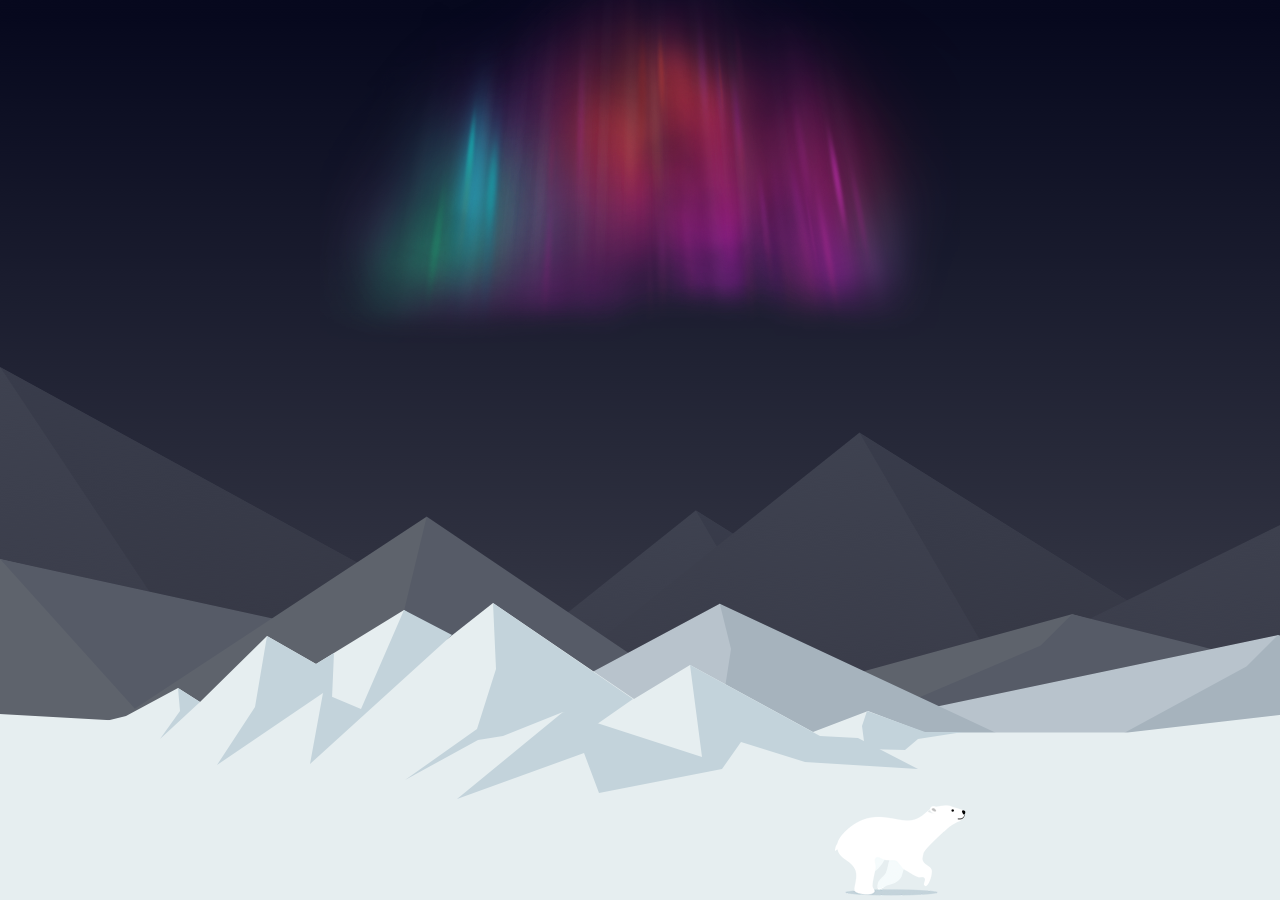
<file: l小练习/bear.html>
<!DOCTYPE html>
<html lang="en">
<head>
	<meta charset="UTF-8">
	<title>bear</title>
	<style>
	body{
		background:url(images/bg.png);
	}
	*{
		margin: 0;
		padding: 0;
	}
    .bear{
    	width: 200px;
    	height: 100px;
    	position: absolute;
    	bottom: 0px;
    	background: url(images/bear.png) repeat-x;
    	animation: bearComing 7s both, bearRun 1s infinite steps(8);
    }
    .mountain1{
    	width: 100%;
    	height: 336px;
    	position: absolute;
    	bottom: 0px;
    	background: url(images/mountain1.png) repeat-x;
    	animation: mountainMove 100s infinite;
    }
    .mountain2{
    	 width: 100%;
    	height: 384px;
    	position: absolute;
    	bottom: 0px;
    	animation: mountainMove 150s infinite;
    	background: url(images/mountain2.png) repeat-x;
    }    
    .mountain3{
    	width: 100%;
    	height: 569px;
    	position: absolute;
    	bottom: 0px;
    	animation: mountainMove 200s infinite;
    	background: url(images/mountain3.png) repeat-x;
    }   

    .auroras{
    	position: absolute;
    	left: 50%;
    	top: 0;
    	z-index: 2;
    	transform: translate(-50%,0);
    	width: 640px;
    	height: 352px;
    }
    .aurora{
    	width: 100%;
    	height: 100%;
    	position: absolute;
    	left: 0;
    }
    .aurora1{
    	background: url(images/aurora1.png) no-repeat;
    }
    .aurora1{
    	background: url(images/aurora2.png) no-repeat;
    }
    .aurora1{
    	background: url(images/aurora3.png) no-repeat;
    }  
    .aurora1{
    	background: url(images/aurora4.png) no-repeat;
    }
    .aurora1{
    	background: url(images/aurora5.png) no-repeat;
    }          
     @keyframes bearComing{
    	from{
            transform: translate(0);
    	}
    	to{
            transform: translate(800px);
    	}
    }
    @keyframes bearRun{
    	0%{
             background-position: 0 0;
    	}
    	100%{
             background-position: -1600px 0;
    	}
    }
    @keyframes mountainMove{
    	0%{
             background-position: 0 0;
    	}
    	100%{
             background-position: -3840px 0;
    	}
    }
	</style>
</head>
<body>
    <div class="auroras">
       <div class="aurora aurora1"></div>
       <div class="aurora aurora2"></div>
       <div class="aurora aurora3"></div>
       <div class="aurora aurora4"></div>
       <div class="aurora aurora5"></div>
    </div>
    <div class="mountain3"></div>
    <div class="mountain2"></div>
    <div class="mountain1"></div>
	   <div class="bear">
	   </div>
	
</body>
</html>
</file>
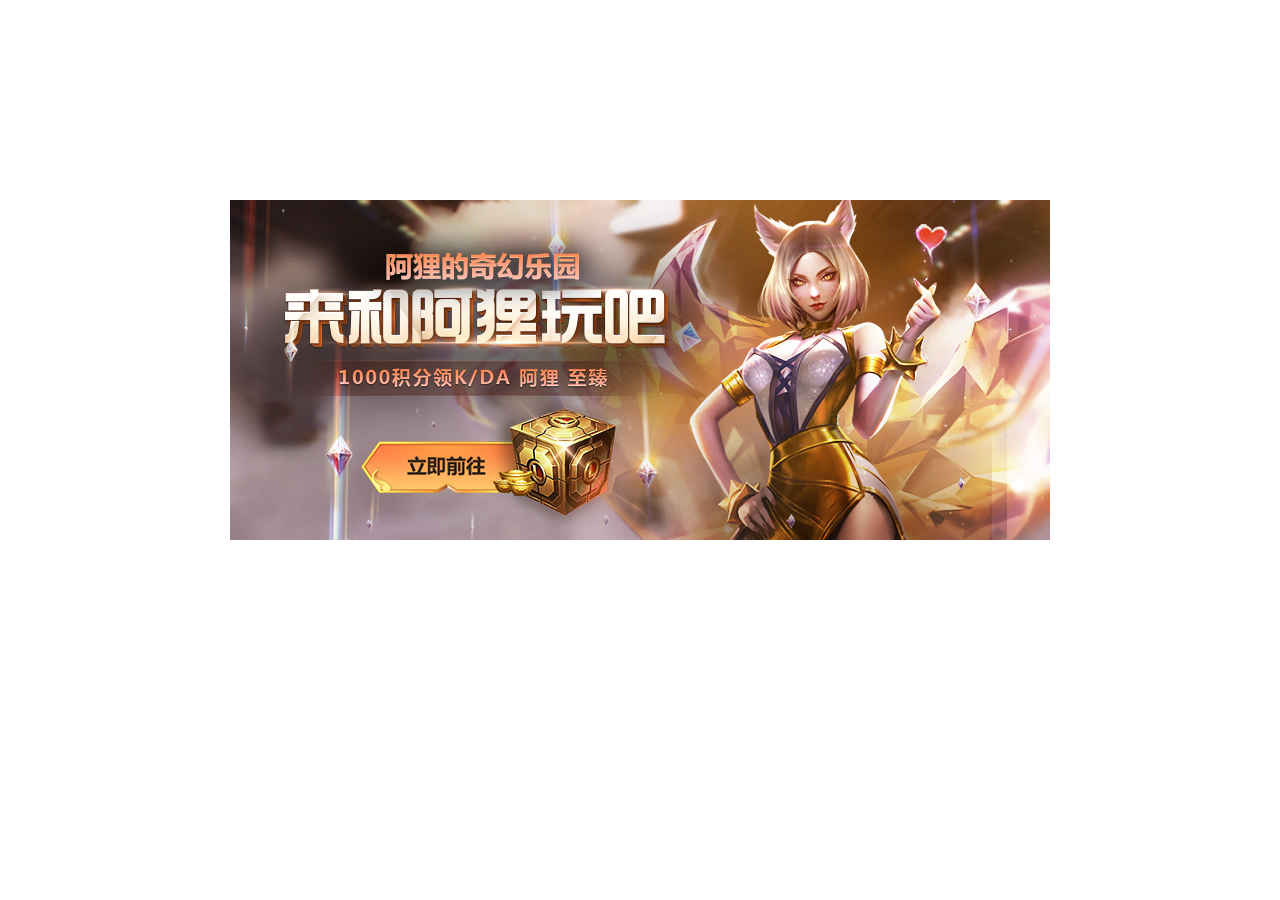
<file: l小练习/lol.html>
<!DOCTYPE html>
<html lang="en">
<head>
	<meta charset="UTF-8">
	<title>lol</title>
	<style>
     *{
     	padding: 0;
     	margin: 0;
     }
     ul{
     	list-style: none;
     }
     div{
     	overflow: hidden;
     	width: 820px;
     	height: 340px;
     	margin: 200px auto;
     }
     ul li{
     	float: left;
     }
     ul{
     	width: 1200%;
     	animation: moving ease-out 5s 2s  infinite;
     }
     @keyframes moving{
     	0%{
     		transform: translate3d(-820px,0,0);
     	}
     	25%{
     		transform: translate3d(-1640px,0,0);
     	}
     	50%{
     		transform: translate3d(-2460px,0,0);
     	}
     	75%{
     		transform: translate3d(-3280px,0,0);
     	}
     	99%{
     		transform: translate3d(-4100px,0,0);
     	}
     	100%{
     		transform: translate3d(0,0,0);
     	}
     }
     div:hover ul{
     	animation-play-state: paused; 
     }
	</style>
</head>
<body>
	<div>
		<ul>
			<li><a href=""><img src="images/lol.jpg" alt=""></a></li>
			<li><a href=""><img src="images/lol.jpg" alt=""></a></li>
			<li><a href=""><img src="images/lol2.jpg" alt=""></a></li>
			<li><a href=""><img src="images/lol3.jpg" alt=""></a></li>
			<li><a href=""><img src="images/lol4.jpg" alt=""></a></li>
			<li><a href=""><img src="images/lol5.jpg" alt=""></a></li>
               <li><a href=""><img src="images/lol.jpg" alt=""></a></li>
			<li><a href=""><img src="images/lol.jpg" alt=""></a></li>
			<li><a href=""><img src="images/lol2.jpg" alt=""></a></li>
			<li><a href=""><img src="images/lol3.jpg" alt=""></a></li>
			<li><a href=""><img src="images/lol4.jpg" alt=""></a></li>
			<li><a href=""><img src="images/lol5.jpg" alt=""></a></li>		
	    </ul>
	</div>
</body>
</html>
</file>
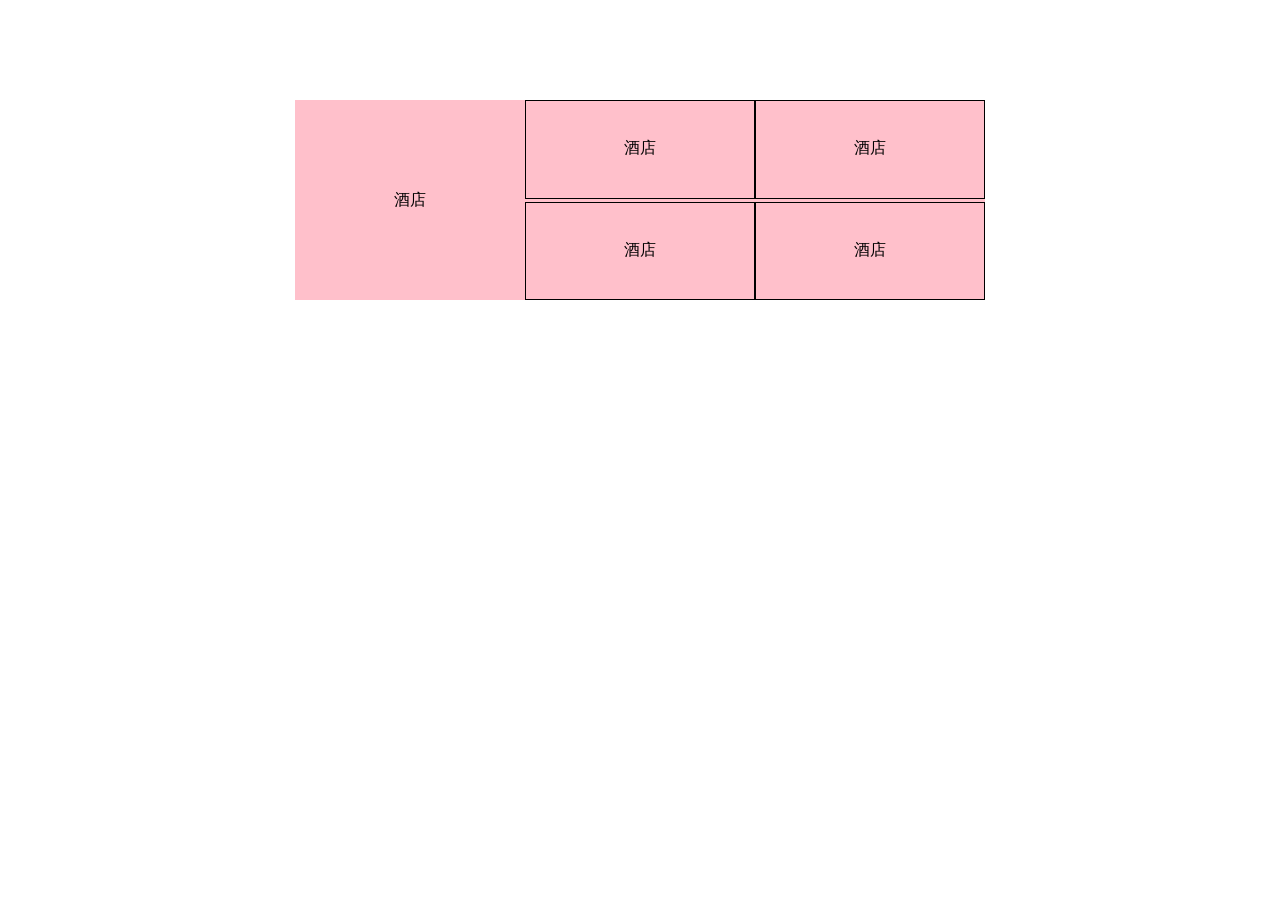
<file: l小练习/伸缩布局.html>
<!DOCTYPE html>
<html lang="en">
<head>
	<meta charset="UTF-8">
	<title>Document</title>
	<style>	
	*{
		margin: 0;
		padding: 0;
	}
    body{
    	width: 700px;
    	height: 300px;
    	margin: 100px auto;
    }
    nav{

    	padding:0 5px;
    }
    div{
    	cursor: pointer;
    	line-height: 200px;
    	text-align: center;
    	width: 100%;
    	display: flex;    	
    	height: 200px;
    	background-color: pink;
    }
    .fen{
    	display: flex;
    	flex-direction: column;
        flex: 1;
    }
    .fen section:first-child{
        margin-bottom: 3px;
    }
    .fen section{
    	line-height: 94px;
    	flex: 1;
    	border: 1px solid #000;
    }
	</style>
</head>
<body>
	<nav>
		<div>
           <div class="fen">酒店</div>
           <div class="fen">
              <section>酒店</section>
              <section>酒店</section>
           </div>
           <div class="fen">
              <section>酒店</section>
              <section>酒店</section>
           </div>
		</div>
	</nav>
</body>
</html>
</file>
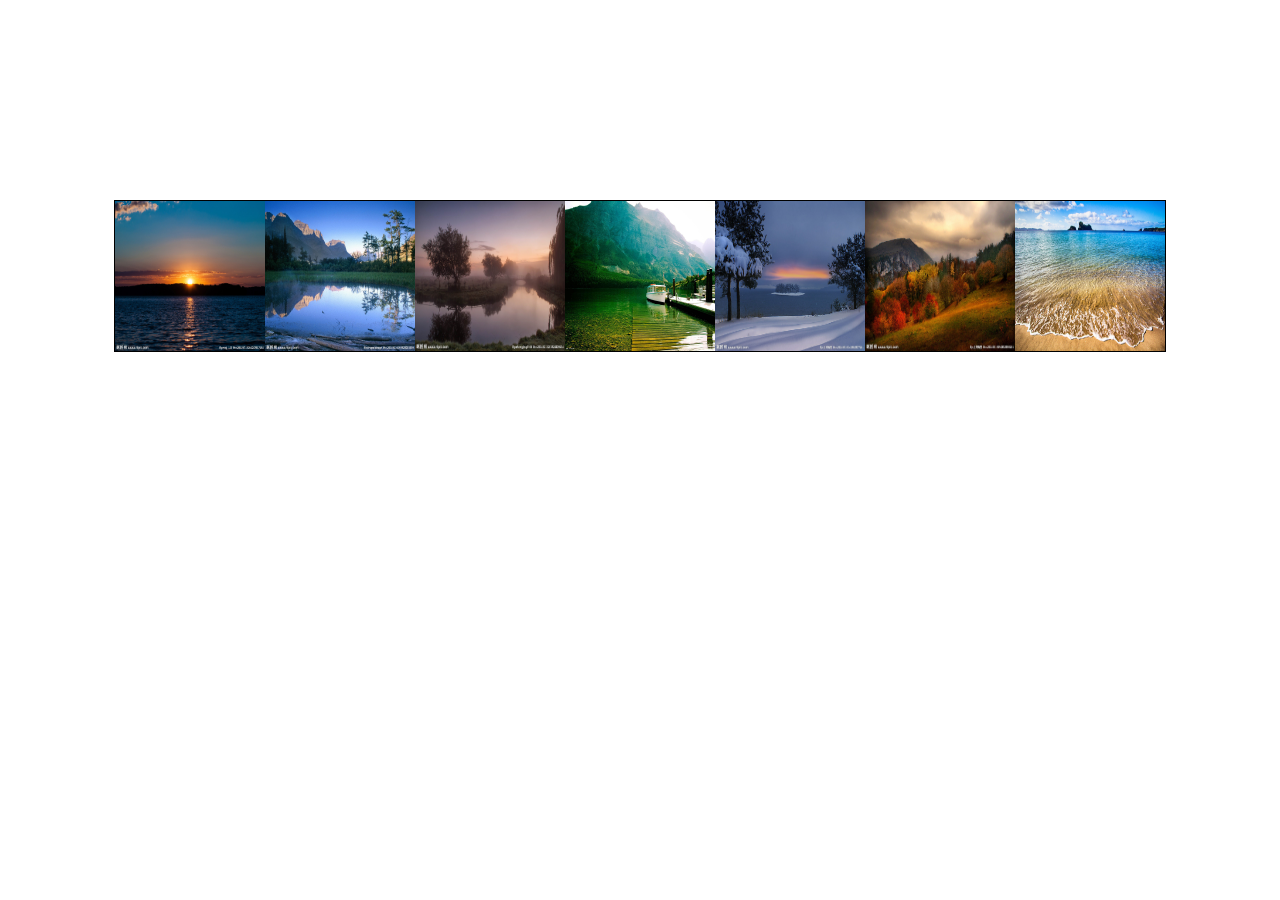
<file: l小练习/无缝图片.html>
<!DOCTYPE html>
<html lang="en">
<head>
	<meta charset="UTF-8">
	<title>1</title>
	<style>
	*{
		margin: 0;
		padding: 0;
	}
	ul{
		list-style: none;
	}
    div{
    	overflow: hidden;
    	width: 1050px;
    	height: 150px;
    	border: 1px solid #000;
    	margin: 200px auto;
    }
    ul  {
    	width: 200%;
    	animation: moving 5s linear infinite;
    }
    ul li{
    	float: left;
    }
    @keyframes moving{
    	from{
    		transform: translate3d(-1050px,0,0);
    	}
    	to{
    		transform: translate3d(0,0,0);
    	}
    }
    div:hover ul{
    	animation-play-state:paused;
    }
	</style>
</head>
<body>
	<div>
		<ul>
			<li><img src="images/01.jpg" width="150px" height="150px"></li>
			<li><img src="images/02.jpg" width="150px" height="150px"></li>
			<li><img src="images/03.jpg" width="150px" height="150px"></li>
			<li><img src="images/04.jpg" width="150px" height="150px"></li>
			<li><img src="images/05.jpg" width="150px" height="150px"></li>
			<li><img src="images/06.jpg" width="150px" height="150px"></li>
			<li><img src="images/07.jpg" width="150px" height="150px"></li>
			<li><img src="images/01.jpg" width="150px" height="150px"></li>
			<li><img src="images/02.jpg" width="150px" height="150px"></li>
			<li><img src="images/03.jpg" width="150px" height="150px"></li>
			<li><img src="images/04.jpg" width="150px" height="150px"></li>
			<li><img src="images/05.jpg" width="150px" height="150px"></li>
			<li><img src="images/06.jpg" width="150px" height="150px"></li>
			<li><img src="images/07.jpg" width="150px" height="150px"></li>

		</ul>
	</div>
</body>
</html>
</file>
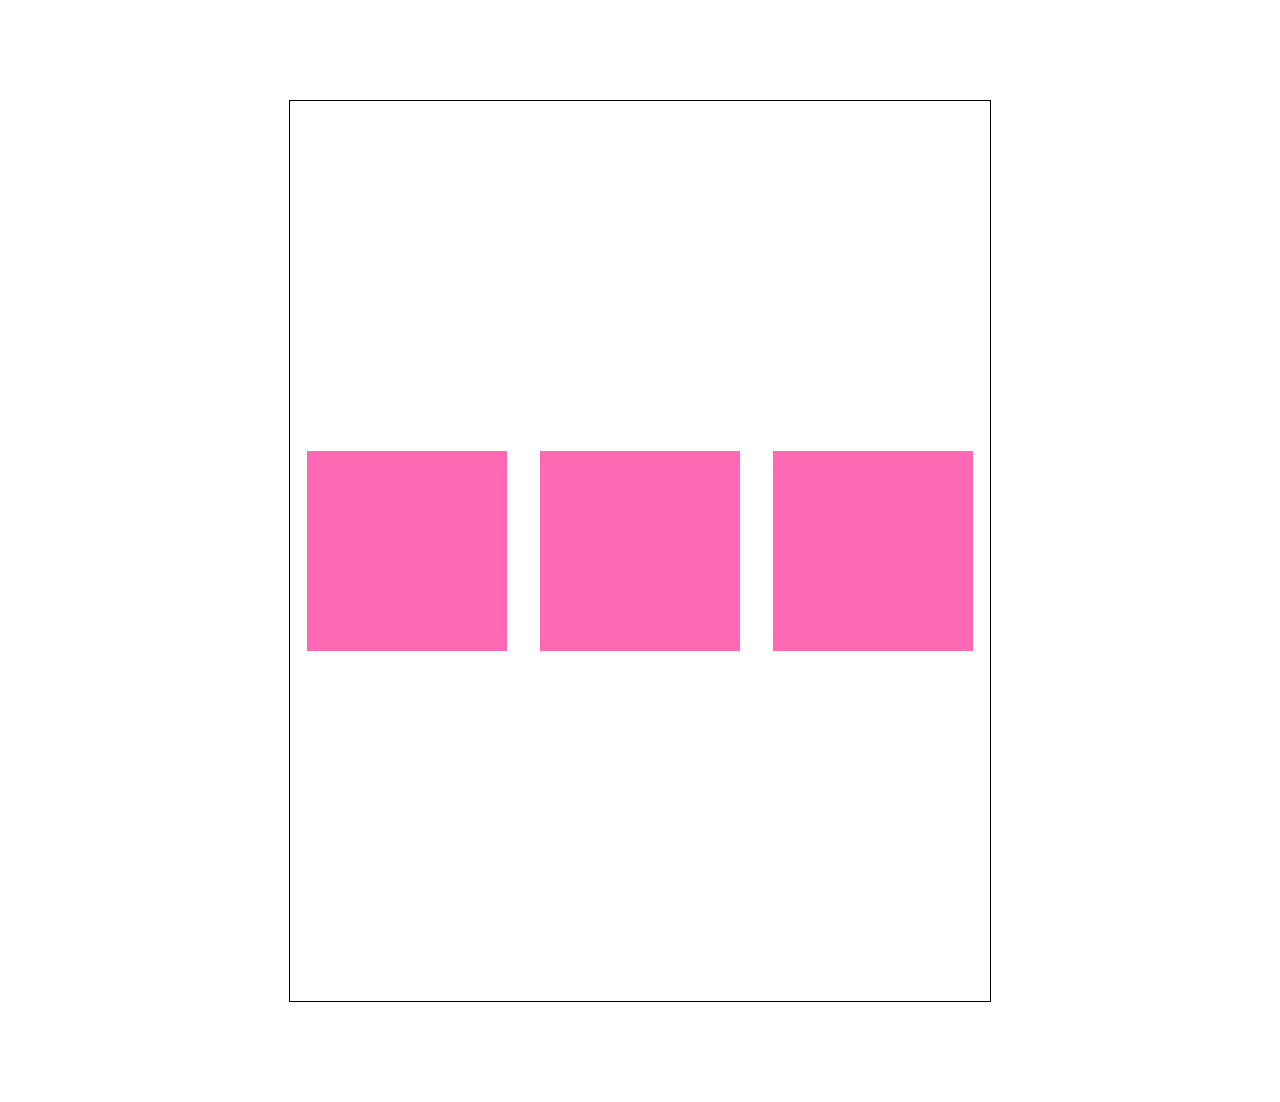
<file: l小练习/测试.html>
<!DOCTYPE html>
<html lang="en">
<head>
	<meta charset="UTF-8">
	<title>Document</title>
	<style>
    section{
    	width: 700px;
    	height: 900px;
    	border: 1px solid #000;
    	margin: 100px auto;
    	display: flex;
    	justify-content: space-around;
    	align-items: center;
    }
    div{
    	width: 200px;
    	height: 200px;
    	background-color: hotpink;
    }
	</style>
</head>
<body>
	<section>
       <div></div>
       <div></div>
       <div></div>
	</section>
</body>
</html>
</file>
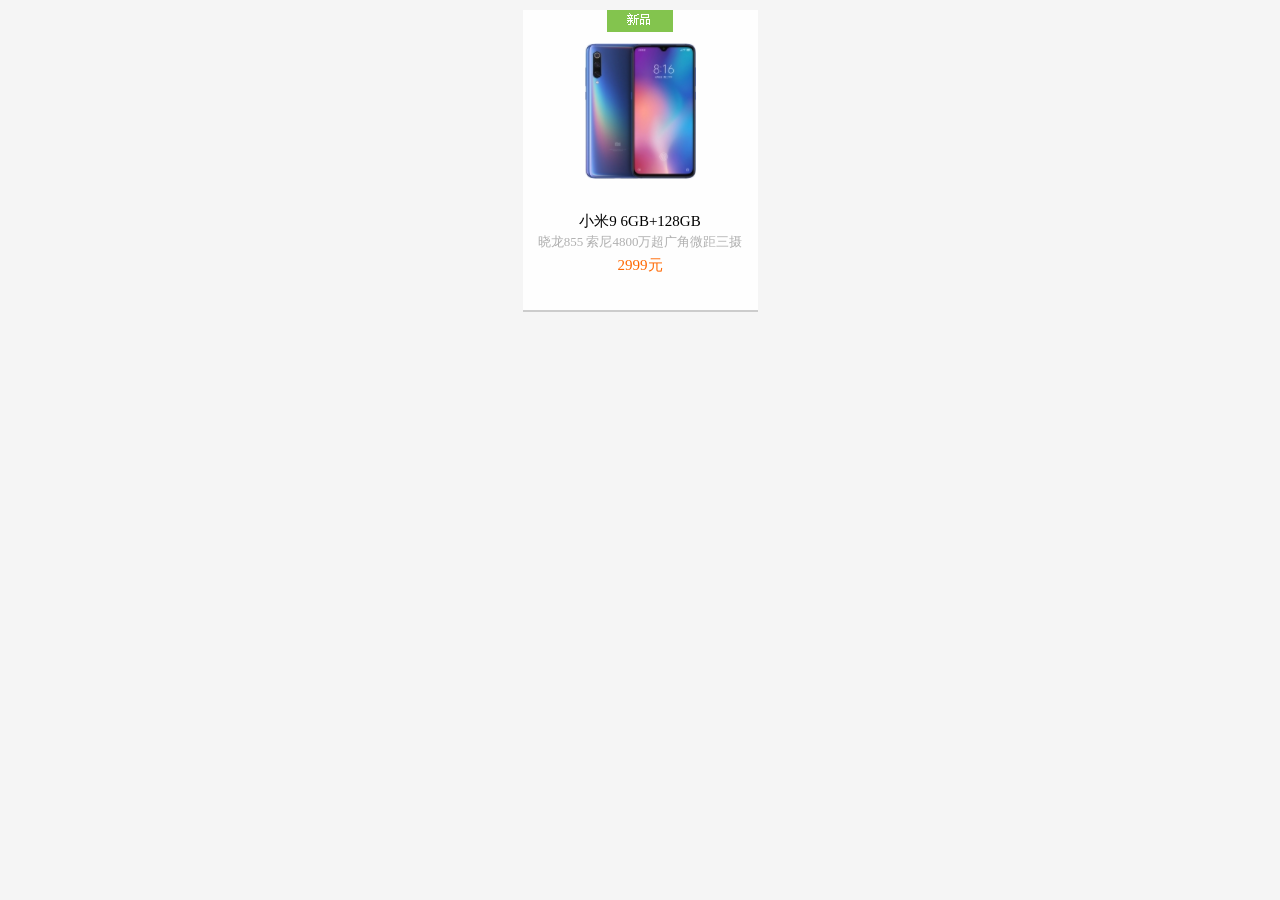
<file: 不凡/mi.html>
<!DOCTYPE html>
<html lang="en">
<head>
	<meta charset="UTF-8">
	<title>小米方框</title>
	<style>
     *{
     	margin: 0;
     	padding: 0;
     }
     body{
     	background-color: #f5f5f5;
          perspective: 500px;
     }
      ul{
      	list-style-type: none;
      }
     div{
     	position: relative;
     	overflow: hidden;
     	margin: 10px auto;
     	width: 235px;
     	height: 300px;
     	box-shadow: 0 2px #ccc;
     	background-color: #fefefe;
/*     	background-color: pink;*/
     }
     section{

     	position: absolute;
     	top: 0;
     	left: 50%;
     	margin-left: -33px;
     	width: 66px;
     	height: 22px;
     	background: url(images/xinpin.png);
          transition: all 1s;
     }
     img{
     	display: block;
     	margin: 33px auto;
     }
     h5{
     	text-align: center;
     	font-size: 15PX;
     	font-weight: normal;
     	margin: 0 auto；
     }
     p{
     	line-height: 22px;
     	text-align: center;
     	font-size: 13px;
     	color: #b0b0b0;
     }
     span{
     	display: block;
     	text-align: center;
     	line-height: 25px;
     	font-size: 15px;
     	color: #ff6700;
     }
     div{
          transition:  all 0.8s;
     }
     div:hover{
          margin-top:30px;
     }
	</style>
</head>
<body>
	<div>
		<ul>
			<li>
			  <section></section>
			  <img src="images/shouji.png" alt="">
			  <h5>小米9 6GB+128GB</h5>
			  <p>晓龙855 索尼4800万超广角微距三摄</p>
			  <span>2999元</span>
			</li>
		</ul>
	</div>
</body>
</html>
</file>
<file: LOL/style.css>
@font-face {  
     font-family: 'icomoon';
     src: url('fonts/icomoon.eot?7kkyc2');
     src: url('fonts/icomoon.eot?7kkyc2#iefix') format('embedded-opentype'),
     url('fonts/icomoon.ttf?7kkyc2') format('truetype'),
     url('fonts/icomoon.woff?7kkyc2') format('woff'),
     url('fonts/icomoon.svg?7kkyc2#icomoon') format('svg');
     font-weight: normal;
     font-style: normal;
   }  
   *{
     	margin: 0;
     	padding: 0;
     }
     ul{
     	list-style: none;
     }
     a{
     	text-decoration: none;
     }
     .clearfix:after{
        display: block;
        content: ".";
        height: 0;
        clear: both;
        visibility: hidden;
     }
     .clearfix{
     	*zoom:1;
     }
     img{
         vertical-align:top;
         border:0;
     }	
     .container{
         width: 1360px;
         margin: 0 auto;
     }
     i{
     	 font-style: normal;
     	 font-family: "icomoon";
     }
     body{
     background-color: #eeeeee;
}
     /*页面初始化完成*/


     /*官网头部开始*/

     .header{
     	position: relative;
     	width: 100%;
     	height: 720px;
     	margin-bottom: 40px;
     	background: url(images/header.jpg) no-repeat;
     }
     .nav{
     	display: flex;
     	justify-content: center;
     	margin: 0 auto;
     	background-color:rgba(0,0,0,.4);
     }
     .nav-l{
     	float: left;
     	width: 132px;
     	height: 49px;
     	padding-top: 14px;
     }
     .nav-c ul{
     	float: left;
     	padding-top: 20px;
     	padding-left: 65px;
     }
     .nav-c li{
     	float: left;
     	text-align: center;
     	padding-right: 72px;
     }
     .nav-c a{
     	color: white;
     	font-size: 19px;
     }
     .nav-c p{
     	color:#aeaeae;
        font-size: 11px;
     }
     .nav-r{
     	float: right;
     	width: 350px;
     	padding-top: 26px;
     	box-sizing: border-box;
     }
     .nav-r .search,.nav-r .tel,.user{
     	float: left;
     	font-size: 16px;
     }
     .nav-r a i{
     	color:#cdbe91; 
     	font-size: 30px;
     }
     .search,.tel{
     	padding-right: 30px;
     }
     .nav-r .user i{
     	color:#dab56a;
     }
     .nav-r .user span{
     	display: inline-block;
     	margin-top: -25px;
     	color:#fefefe;
     }
     .check{
     	font-size: 14px;
     	display: block;
     	position: absolute;
     	bottom: 92px;
     	left: 855px;
     	width: 160px;
     	line-height: 40px;
     	color: #b98f2b;
     	text-align: center;
     	background-color: #060604;
     	border: 1px solid #b98f2b;
     }
     .check:hover{
          color: white;
          background-color:#b98f2b;
     }
     .detail{
     	position: absolute;
     	right: 250px;
     	bottom: 30px;
     	color:#888787;
     	line-height: 23px;
     	font-size: 13px;
     }
     .detail span{
     	color: #f5d185;
     }
     .detail a{
     	color: #f5d185;
     	text-align: center;
     	width: 78px;
     	height: 23px;
     	display: inline-block;
     	border: 2px solid #6d5225;
     }
     .detail a:hover{
          background-color: #b98f2b;
          color: white;
     }
     /*头部制作完成*/


     /*轮播图部分开始*/

 
     /*左边*/


.slidebar-l{
	float: left;
	height: 380px;
}
.slidedown{
	text-align: center;
	color:#424242;
	width: 820px;
	height: 35px;    /*165*/
	line-height: 38px;
}
.slidedown ul li{
	float: left;
	width: 164px;
	box-sizing: border-box;
	background-color: #e3e2e2;
}
.slidedown li:hover{
	color: #ab8e66;
	background-color:#f7f6f6;
	border-bottom: 2px solid #cea861;

}

   /*右边*/


.slidebar-r{
     float: right;
     width: 500px;
     height: 380px;
}
.slidebar-r .notice{
     width: 500px;
     height: 35px;
     color:#676767;
     font-size: 19px; 
     border-bottom: 1px solid #e0e2e2;
}
.notice ul,.notice ul li{
     float: left;
     cursor: pointer;
}
.notice li{
     line-height: 34px;
     box-sizing: border-box;
     margin-right: 75px;
}
.notice li:last-child{
     margin: 0;
}
.notice li:hover{
     color: #1da6ba;
     border-bottom: 2px solid #1da6ba;
} 
.bagge dt,.bagge dd{
     width: 500px;
     cursor: pointer;
     border-bottom: 1px solid #e0e2e2;  
}
.bagge dt{
     font-weight: 700;
     line-height: 60px;
     color: #1da6ba;
     font-size:21px;
     text-align: center;
}
.bagge dt:hover{
     color: #bb9a6c;
}
.bagge dl dd{
     overflow: hidden;
     position: relative;
     width: 500px;
     color: #424242;
     font-size: 14px;
     line-height: 40px;
}
.bagge dd span{
     display: inline-block;
     width: 35px;
     height: 20px;
     margin: 10px 20px 0 0;
     line-height: 20px;
     text-align: center;
     color: #bb9a6c;
     border: 1px solid #bb9a6c;
}
.bagge dd:last-child{
     border: 0;
}
.bagge dd i{
     position: absolute;
     right: 0;
     color: #9d9d9d;
}
.bagge dd:hover{
     color:#bb9a6c; 
}
.slidebar-r .more a{
     display: block;
     font-size: 14px;
     line-height: 40px;
     text-align: center;
     color:#676767;
     background-color:#e3e2e2; 
}
.slidebar-r a:hover{
     background-color:#dad8d8; 
}
.slidebar-r a span{
     color:#7ea1a6; 
}

/*轮播结束*/


.action{
     margin-top: 50px;
}
.action-l{
     float: left;
     width: 820px;
     height: 335px;
}
.hot{
     height: 35px;

}
.hot span,.hot ul,.hot li{
     float: left;
}
.hot span{
     line-height: 34px;
     font-weight: 700px;
     color: #0b0b0b;
     font-size: 25px;
     margin-right: 25px;
}
.hot ul{
     width: 695px;
     border-bottom: 1px solid #e0e2e2;
}
.hot ul li{
     line-height: 34px;
     font-size: 16px;
     color: #676767;
     margin-right: 40px;
}
.hot ul li:hover{
     color: #1da6ba;
     border-bottom: 2px solid #1da6ba;
}
.hot a{
     line-height: 34px;
     float: right;
     font-size: 12px;
     color:#7ea1a6; 
}
.hot a:hover{
     color: #1da6ba;
}
.team{
     width: 820px;
     height: 280px;
     margin-top: 20px;
}
.dream{
     transition: all 0.2s;
     float: left;
     margin-right:13px;
     width: 195px;
     height: 280px;
     background-color: white;
}
.dream:last-child{
     float: right;
     margin:0;
}
.dream p{
     font-size: 14px;
     padding-left: 10px;
     margin-bottom: 20px;
     color: #424242;
}
.dream:hover p{
     color: #0da0b4;
}
.dream section{
     position: relative;
     line-height: 32px;
     padding: 0px 10px 0px 10px;

}
.dream section span{
     font-size: 12px;
     color:#1da6ba;
}
.dream section i{
     position: absolute;
     right: 10px;
     color:#cca45a;
}
.dream:hover{
     margin-top: -5px;
}
.action-r{
     float: right;
     width: 496px;
     height: 336px;
}
.action-r .download{
     width: 496px;
     height: 168px;
}
.action-r .download-l{
     float:left;
     width: 366px;
     height: 168px;
}
.download-r{
     overflow: hidden;
     float:right;
     width: 118px;
     height: 76px;
     font-size: 14px;
     color: white;
     line-height: 76px;
     text-align: center;
     background: url(images/sprite.png) -193px -316px;
}
.lingqu{
     margin-top: 17px;
}
.action-r ul{
     /*overflow: hidden;*/
     width: 496px;
     height: 168px;
}
.action-r li{
     float: left;
     cursor: pointer;
     width: 112px;
     height: 68px;
     color: #424242;
     font-size: 13px;
     margin: 16px 16px 0 0;
     text-align: center;
     line-height: 68px;
     background-color: white;
}
.action-r ul .chang{
     width: 240px;
}
.action-r ul .special{
     margin-right: 0;
}
.action-r li i{
     margin-top: 4px;
     color: #7b9fa4;
     font-size: 20px;
}
.action-r li:hover{
     color: #0da0b4;
}


/*中部完成*/


/*底部开始*/

.footer{
     margin-top: 20px;
     width: 100%;
     background-color: #e3e2e2;
}
.footer-c{
     height: 350px;
     }
.footer-l{
     float: left;
     overflow: hidden;
     width: 590px;
     height: 100%;
}
.footer .tencent{
     width: 310px;
     height: 60px;
     margin: 105px 0 0 30px; 
}
.contact{
     display: inline-block;
     width: 190px;
     height: 35px;
     background: url(images/downsprite.png) -214px 0 no-repeat;
}
.riot{
     display: inline-block;
     width: 83px;
     height: 53px;
     background: url(images/downsprite.png) -216px -86px no-repeat;

}
.footer-r{
     float: right;
     width: 770px;
     height: 100%;
}
.footer-r ul{
     margin-top: 50px;
}
.footerfont{
     line-height: 25px;
     font-size: 12px;
     color: #9f9378;
}
.footer-r a:hover{
     text-decoration: underline;
}
</file>
<file: 小米之家/css/base.css>
@font-face {  
     font-family: 'icomoon';
     src: url('fonts/icomoon.eot?7kkyc2');
     src: url('fonts/icomoon.eot?7kkyc2#iefix') format('embedded-opentype'),
     url('fonts/icomoon.ttf?7kkyc2') format('truetype'),
     url('fonts/icomoon.woff?7kkyc2') format('woff'),
     url('fonts/icomoon.svg?7kkyc2#icomoon') format('svg');
     font-weight: normal;
     font-style: normal;
   }  
   *{
     	margin: 0;
     	padding: 0;
     }
     ul{
     	list-style: none;
     }
     a{
     	text-decoration: none;
     }
     .clearfix:after{
        display: block;
        content: ".";
        height: 0;
        clear: both;
        visibility: hidden;
     }
     .clearfix{
     	*zoom:1;
     }
     img{
         vertical-align:top;
         border:0;
     }	
	 
	 i{
     	 font-style: normal;
     	 font-family: "icomoon";
     }
     .container{
         width: 1226px;
         margin: 0 auto;
     }
     body{
        background-color: white;
     }
</file>
<file: 小米之家/css/normal.css>
/*<!-- top顶栏开始 -->*/

.site{
	width: 100%;
	height: 117px;
}
.topper{
    height: 40px;
    background-color: #333;
    overflow: hidden;
    margin-bottom: 22px;
}
.top-l{
	float: left;
}
.top-l li{
    float: left;
}
.topsize{
	display: block;
	margin-right: 6px;
	line-height: 40px;
	font-size: 12px;
    color: #b0b0b0;
}
.topcolor:hover{
	color: white;
}
.shopcar{
	display: block;
	float: right;
	padding: 0px 18px;
	background-color: #424242;
	margin: 0;
}
.shopcar:hover{
	color: #ff6700;
	background-color: white;
}
.design{
	margin-right: 24px;
	float: right;
}
.design li{
	float: left;
}

	/*<!-- top顶栏结束 -->*/


  /*header开始*/

.header{
	height: 50px;
}
.header img{
	float: left;
	margin-right: 7px;
	background-color: #ff6700;
}
.header ul,.header li{
	float: left;
}
.headersize{
	font-size: 16px;
	color: #333333;
	line-height: 50px;
	padding: 0 10px;
}
.header ul a:hover{
	color: #ff6700;
}
.search{
	float: right;
	height: 50px;
	width: 300px;
	/*box-sizing: border-box;*/
	margin-bottom: 2px;
	position: relative;
	border: 1px solid #e0e0e0;
}
.search input[type=text]{
	float: left;
	text-indent: 9px;
	width: 245px;
    height: 50px;
    outline: none;
    border: 0;
}
.search input[type=submit]{
	width: 54px;
	height: 50px;
	float: right;
	cursor: pointer;
  border: 0px;
  outline: none;
  border-left: 1px solid #e0e0e0;
  transition: all 0.3s;
  background: url(../images/search.png) center no-repeat;

}
.search input[type=submit]:hover{
  background-color: #ff6700;
}
.search .mi-l,.search .mi-r{
	padding: 0 5px;
	color: #757575;
	font-size: 12px;
	background-color: #eeeeee;
    position: absolute;
    top:18px;
}
.search .mi-l{
    left: 125px;
}
.search .mi-r{
    right: 64px;
}
.search .mi-l:hover{
	background-color: #ff6700;
	color: white;
}
.search .mi-r:hover{
	background-color: #ff6700;
	color: white;
}


  /*header结束*/


  /*home开始*/


  .home{
  	position: relative;
  	margin: 22px auto;
  }
  .nav{
  	overflow: hidden;
  	position: absolute;
  	left: 0;
  	top:0;
  	width: 235px;
  	height: 460px;
  	background-color: rgba(0,0,0,0.6);
  }
  .nav ul{
  	padding-top: 20px;
  }
  .nav li{
  	padding-left: 30px;
  	position: relative;
  }
  .nav li:hover{
  	background-color: #ff6700;
  }
  .nav a{
  	display: block;
  	color: white;
  	font-size: 14px;
  	line-height: 42px;
  }
  .nav i{
  	position: absolute;
  	color: #8ca0a5;
  	font-weight: 700;
  	font-size: 17px;
  	top:15px;
  	right: 10px;
  }

  /*home结束*/

  /*手机卡开始*/

  .tel{
  	height: 170px;
  }

  .tel dl{
    width: 100%;
    height: 100%;
  }

  .tel dt,.tel dd{
    float: left;
  }
  .tel dt{
  	margin-right: 13px;
  	width: 235px;
  	height: 171px;
  	background-color: #5f5750;
  }
  .tel  dt a i{
  	font-size: 25px;
  	display: block;
  }
  .tel dt a{
  	float:left;
  	width: 77px;
  	height: 85px;
  	color: #cfcdcb;
  	font-size: 12px;
  	padding-top: 18px;
  	text-align: center;
  	border: 1px solid #665e57;
  	box-sizing: border-box;
  }
  .tel dt a:hover{
  	color: white;
  }
  .special{
  	font-size: 700px;
  }

  .tel dd{
  	cursor:pointer ;
  	width: 317px;
  	height: 170px;
  }
  .tel dd:nth-child(3){
  	margin: 0 13px;
  }
</file>
